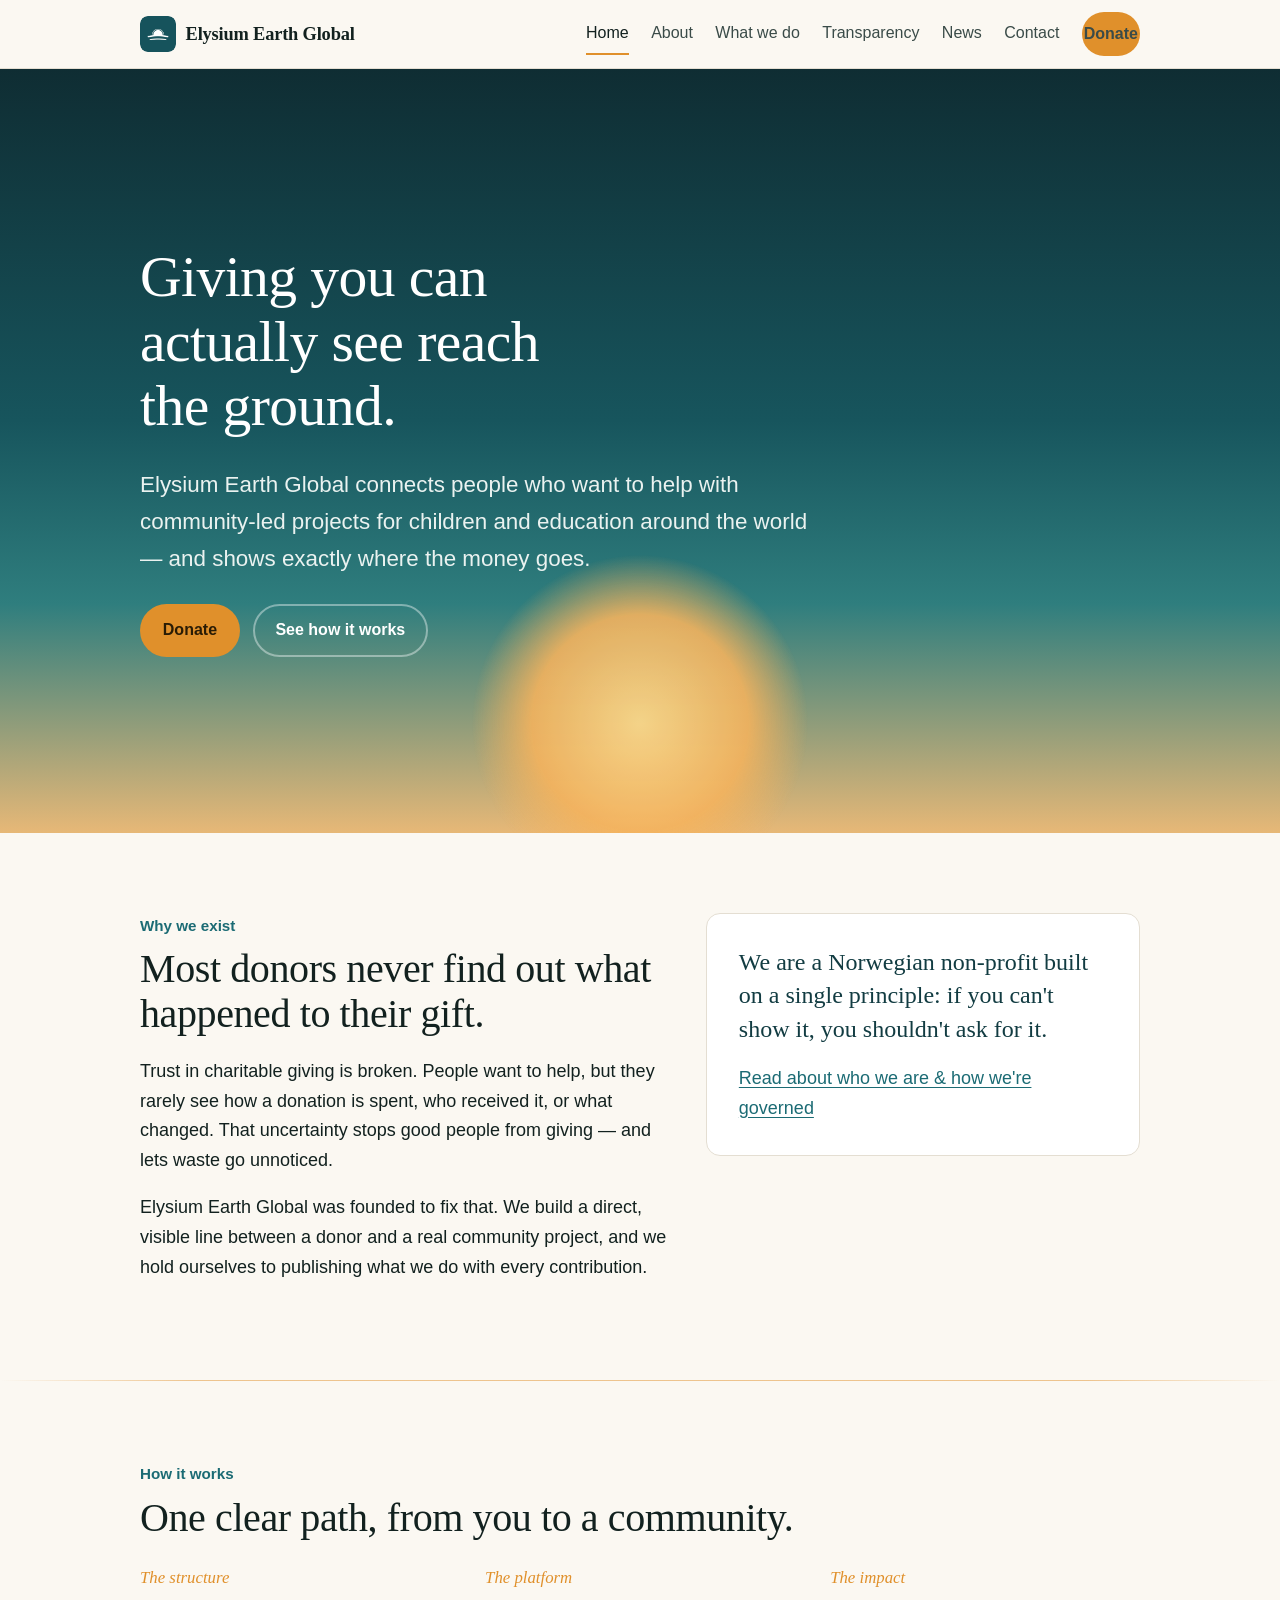
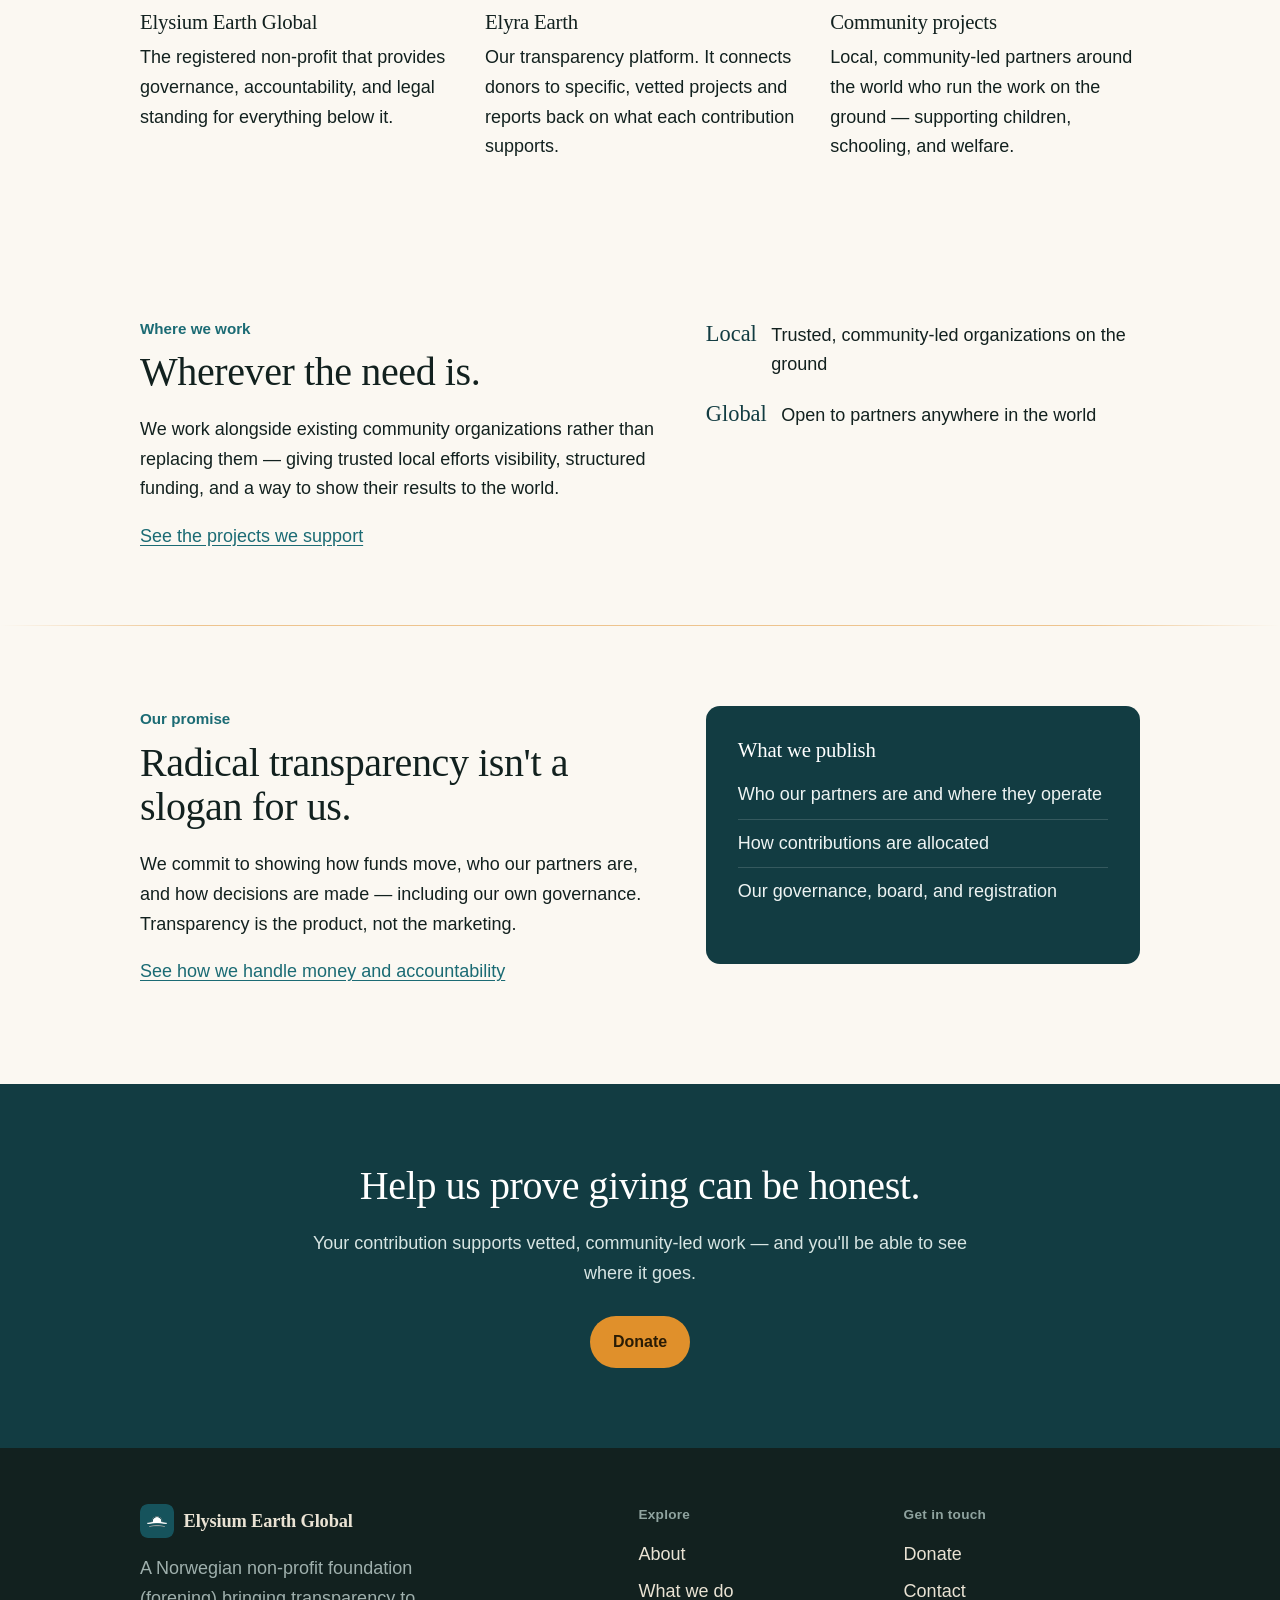
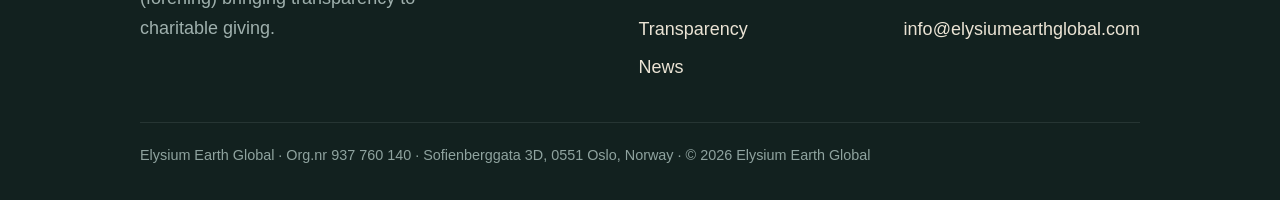
<file: index.html>
<!DOCTYPE html>
<html lang="en">
<head>
<meta charset="utf-8">
<meta name="viewport" content="width=device-width, initial-scale=1">
<title>Elysium Earth Global — Transparent giving that reaches communities</title>
<meta name="description" content="Elysium Earth Global is a Norwegian non-profit bringing radical transparency to charitable giving. We connect donors directly to vetted, community-led projects for children and education around the world.">
<link rel="icon" type="image/png" href="favicon-512.png">
<link rel="apple-touch-icon" href="favicon-180.png">
<link rel="canonical" href="https://elysiumearthglobal.com/">
<meta property="og:title" content="Elysium Earth Global — Transparent giving that reaches communities">
<meta property="og:description" content="Radical transparency for charitable giving. Donate directly to vetted, community-led projects around the world.">
<meta property="og:type" content="website">
<meta property="og:url" content="https://elysiumearthglobal.com/">
<meta property="og:image" content="https://elysiumearthglobal.com/elysium-seal.png">
<link rel="stylesheet" href="styles.css">
</head>
<body>

<header class="site-header">
  <div class="wrap">
    <a class="brand" href="index.html">
      <img class="mark" src="favicon-512.png" alt="" width="36" height="36" style="border-radius:8px">
      <span>Elysium Earth Global</span>
    </a>
    <button class="nav-toggle" aria-expanded="false" aria-controls="nav">Menu</button>
    <nav class="nav" id="nav" aria-label="Primary">
      <a href="index.html" aria-current="page">Home</a>
      <a href="about.html">About</a>
      <a href="what-we-do.html">What we do</a>
      <a href="transparency.html">Transparency</a>
      <a href="news.html">News</a>
      <a href="contact.html">Contact</a>
      <a class="btn btn-donate" href="donate.html">Donate</a>
    </nav>
  </div>
</header>

<main>
  <section class="hero">
    <span class="sun" aria-hidden="true"></span>
    <div class="wrap">
      <h1>Giving you can actually see reach the ground.</h1>
      <p class="lead">Elysium Earth Global connects people who want to help with community-led projects for children and education around the world — and shows exactly where the money goes.</p>
      <div class="hero-cta">
        <a class="btn btn-donate" href="donate.html">Donate</a>
        <a class="btn btn-ghost" href="what-we-do.html" style="color:#fff;border-color:rgba(255,255,255,.4)">See how it works</a>
      </div>
    </div>
  </section>

  <section>
    <div class="wrap grid grid-2">
      <div>
        <p class="eyebrow">Why we exist</p>
        <h2>Most donors never find out what happened to their gift.</h2>
        <p>Trust in charitable giving is broken. People want to help, but they rarely see how a donation is spent, who received it, or what changed. That uncertainty stops good people from giving — and lets waste go unnoticed.</p>
        <p>Elysium Earth Global was founded to fix that. We build a direct, visible line between a donor and a real community project, and we hold ourselves to publishing what we do with every contribution.</p>
      </div>
      <div class="panel">
        <p class="lede">We are a Norwegian non-profit built on a single principle: if you can't show it, you shouldn't ask for it.</p>
        <p style="margin-bottom:0"><a href="about.html">Read about who we are &amp; how we're governed</a></p>
      </div>
    </div>
  </section>

  <hr class="horizon">

  <section>
    <div class="wrap">
      <p class="eyebrow">How it works</p>
      <h2>One clear path, from you to a community.</h2>
      <div class="grid grid-3" style="margin-top:1.5rem">
        <div class="flow">
          <p class="step-label">The structure</p>
          <h3>Elysium Earth Global</h3>
          <p>The registered non-profit that provides governance, accountability, and legal standing for everything below it.</p>
        </div>
        <div class="flow">
          <p class="step-label">The platform</p>
          <h3>Elyra Earth</h3>
          <p>Our transparency platform. It connects donors to specific, vetted projects and reports back on what each contribution supports.</p>
        </div>
        <div class="flow">
          <p class="step-label">The impact</p>
          <h3>Community projects</h3>
          <p>Local, community-led partners around the world who run the work on the ground — supporting children, schooling, and welfare.</p>
        </div>
      </div>
    </div>
  </section>

  <section class="section-tight">
    <div class="wrap grid grid-2">
      <div>
        <p class="eyebrow">Where we work</p>
        <h2>Wherever the need is.</h2>
        <p>We work alongside existing community organizations rather than replacing them — giving trusted local efforts visibility, structured funding, and a way to show their results to the world.</p>
        <p><a href="what-we-do.html">See the projects we support</a></p>
      </div>
      <div>
        <div class="place" style="margin-bottom:1rem"><span class="where">Local</span><span>Trusted, community-led organizations on the ground</span></div>
        <div class="place"><span class="where">Global</span><span>Open to partners anywhere in the world</span></div>
      </div>
    </div>
  </section>

  <hr class="horizon">

  <section>
    <div class="wrap grid grid-2">
      <div>
        <p class="eyebrow">Our promise</p>
        <h2>Radical transparency isn't a slogan for us.</h2>
        <p>We commit to showing how funds move, who our partners are, and how decisions are made — including our own governance. Transparency is the product, not the marketing.</p>
        <p><a href="transparency.html">See how we handle money and accountability</a></p>
      </div>
      <div class="panel panel-teal">
        <h3>What we publish</h3>
        <ul class="clean" style="border:0">
          <li style="border-color:rgba(255,255,255,.15)">Who our partners are and where they operate</li>
          <li style="border-color:rgba(255,255,255,.15)">How contributions are allocated</li>
          <li style="border-color:rgba(255,255,255,.15)">Our governance, board, and registration</li>
        </ul>
      </div>
    </div>
  </section>

  <section class="cta-band">
    <div class="wrap">
      <h2>Help us prove giving can be honest.</h2>
      <p>Your contribution supports vetted, community-led work — and you'll be able to see where it goes.</p>
      <a class="btn btn-donate" href="donate.html">Donate</a>
    </div>
  </section>
</main>

<footer class="site-footer">
  <div class="wrap">
    <div class="footer-grid">
      <div>
        <a class="brand" href="index.html" style="color:#eae3d4">
          <img src="favicon-512.png" alt="" width="34" height="34" style="border-radius:8px">
          <span>Elysium Earth Global</span>
        </a>
        <p style="margin-top:1rem;color:#9fb0ad;max-width:34ch">A Norwegian non-profit foundation (forening) bringing transparency to charitable giving.</p>
      </div>
      <div>
        <h4>Explore</h4>
        <ul>
          <li><a href="about.html">About</a></li>
          <li><a href="what-we-do.html">What we do</a></li>
          <li><a href="transparency.html">Transparency</a></li>
          <li><a href="news.html">News</a></li>
        </ul>
      </div>
      <div>
        <h4>Get in touch</h4>
        <ul>
          <li><a href="donate.html">Donate</a></li>
          <li><a href="contact.html">Contact</a></li>
          <li><a href="mailto:info@elysiumearthglobal.com">info@elysiumearthglobal.com</a></li>
        </ul>
      </div>
    </div>
    <div class="footer-note">
      Elysium Earth Global · Org.nr 937 760 140 · Sofienberggata 3D, 0551 Oslo, Norway · © <span id="yr"></span> Elysium Earth Global
    </div>
  </div>
</footer>

<script>
  document.querySelector('.nav-toggle').addEventListener('click', function(){
    var nav = document.getElementById('nav');
    var open = nav.classList.toggle('open');
    this.setAttribute('aria-expanded', open);
  });
  document.getElementById('yr').textContent = new Date().getFullYear();
</script>
</body>
</html>
</file>
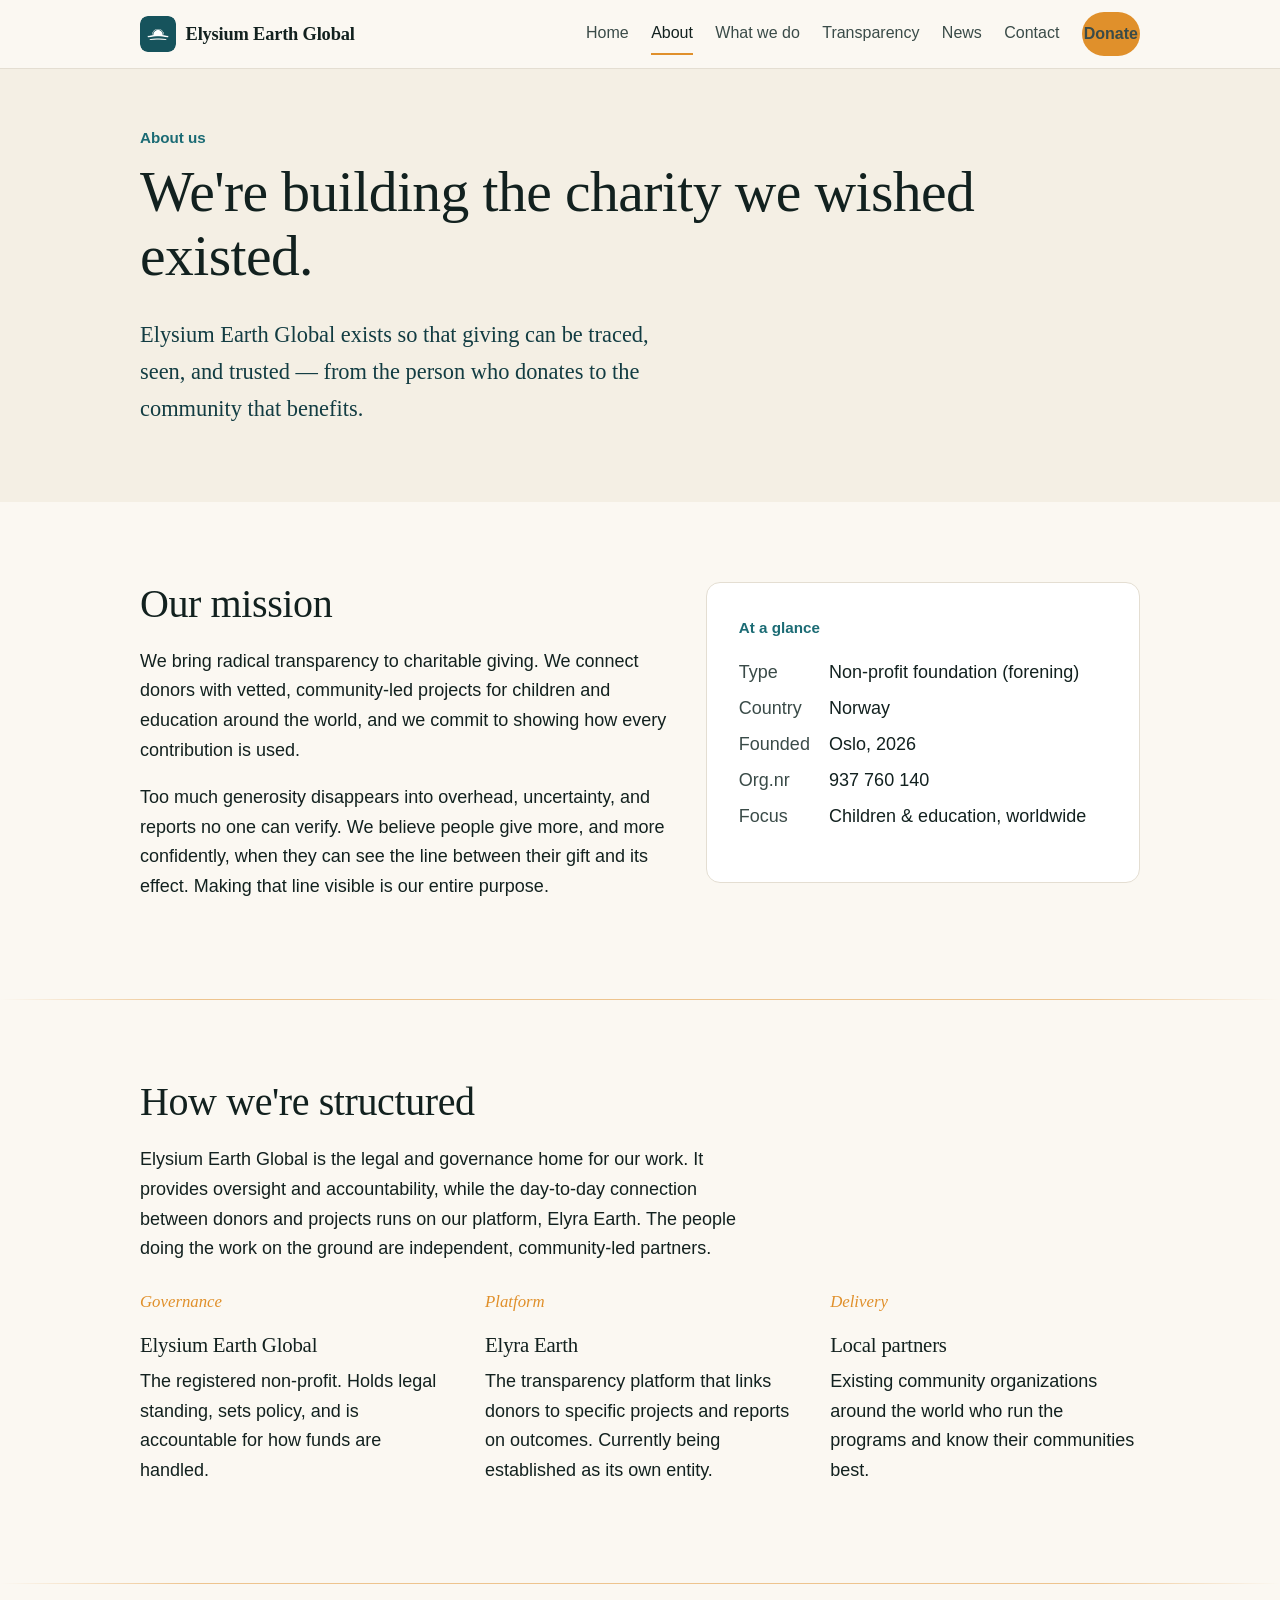
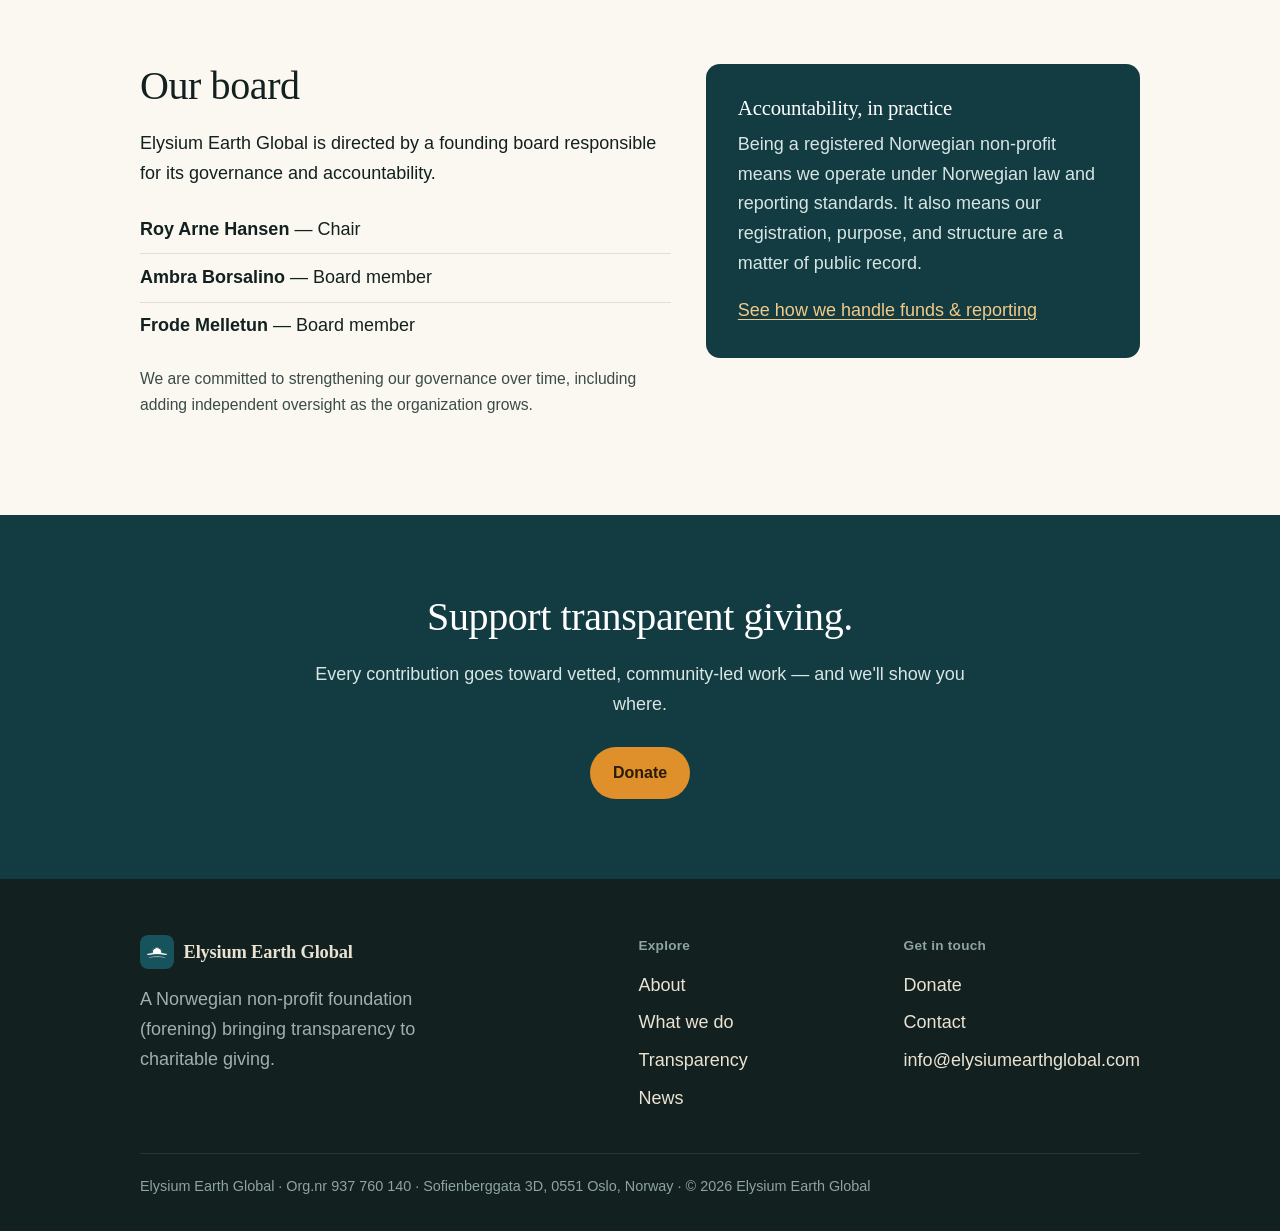
<file: about (1).html>
<!DOCTYPE html>
<html lang="en">
<head>
<meta charset="utf-8">
<meta name="viewport" content="width=device-width, initial-scale=1">
<title>About — Elysium Earth Global</title>
<meta name="description" content="Elysium Earth Global is a Norwegian non-profit foundation (forening) founded in Oslo in 2026. Learn about our mission, structure, governance, and board.">
<link rel="icon" type="image/png" href="favicon-512.png">
<link rel="apple-touch-icon" href="favicon-180.png">
<link rel="canonical" href="https://elysiumearthglobal.com/about.html">
<meta property="og:title" content="About — Elysium Earth Global">
<meta property="og:description" content="A Norwegian non-profit bringing radical transparency to charitable giving.">
<meta property="og:image" content="https://elysiumearthglobal.com/elysium-seal.png">
<link rel="stylesheet" href="styles.css">
</head>
<body>

<header class="site-header">
  <div class="wrap">
    <a class="brand" href="index.html">
      <img class="mark" src="favicon-512.png" alt="" width="36" height="36" style="border-radius:8px">
      <span>Elysium Earth Global</span>
    </a>
    <button class="nav-toggle" aria-expanded="false" aria-controls="nav">Menu</button>
    <nav class="nav" id="nav" aria-label="Primary">
      <a href="index.html">Home</a>
      <a href="about.html" aria-current="page">About</a>
      <a href="what-we-do.html">What we do</a>
      <a href="transparency.html">Transparency</a>
      <a href="news.html">News</a>
      <a href="contact.html">Contact</a>
      <a class="btn btn-donate" href="donate.html">Donate</a>
    </nav>
  </div>
</header>

<main>
  <section class="section-tight" style="background:var(--paper-2)">
    <div class="wrap">
      <p class="eyebrow">About us</p>
      <h1>We're building the charity we wished existed.</h1>
      <p class="lead" style="font-family:var(--serif);color:var(--teal-deep);font-size:1.4rem;max-width:48ch">Elysium Earth Global exists so that giving can be traced, seen, and trusted — from the person who donates to the community that benefits.</p>
    </div>
  </section>

  <section>
    <div class="wrap grid grid-2">
      <div>
        <h2>Our mission</h2>
        <p>We bring radical transparency to charitable giving. We connect donors with vetted, community-led projects for children and education around the world, and we commit to showing how every contribution is used.</p>
        <p>Too much generosity disappears into overhead, uncertainty, and reports no one can verify. We believe people give more, and more confidently, when they can see the line between their gift and its effect. Making that line visible is our entire purpose.</p>
      </div>
      <div class="panel">
        <p class="eyebrow">At a glance</p>
        <dl class="kv">
          <dt>Type</dt><dd>Non-profit foundation (forening)</dd>
          <dt>Country</dt><dd>Norway</dd>
          <dt>Founded</dt><dd>Oslo, 2026</dd>
          <dt>Org.nr</dt><dd>937 760 140</dd>
          <dt>Focus</dt><dd>Children &amp; education, worldwide</dd>
        </dl>
      </div>
    </div>
  </section>

  <hr class="horizon">

  <section>
    <div class="wrap">
      <h2>How we're structured</h2>
      <p style="max-width:60ch">Elysium Earth Global is the legal and governance home for our work. It provides oversight and accountability, while the day-to-day connection between donors and projects runs on our platform, Elyra Earth. The people doing the work on the ground are independent, community-led partners.</p>
      <div class="grid grid-3" style="margin-top:1.5rem">
        <div class="flow">
          <p class="step-label">Governance</p>
          <h3>Elysium Earth Global</h3>
          <p>The registered non-profit. Holds legal standing, sets policy, and is accountable for how funds are handled.</p>
        </div>
        <div class="flow">
          <p class="step-label">Platform</p>
          <h3>Elyra Earth</h3>
          <p>The transparency platform that links donors to specific projects and reports on outcomes. Currently being established as its own entity.</p>
        </div>
        <div class="flow">
          <p class="step-label">Delivery</p>
          <h3>Local partners</h3>
          <p>Existing community organizations around the world who run the programs and know their communities best.</p>
        </div>
      </div>
    </div>
  </section>

  <hr class="horizon">

  <section>
    <div class="wrap grid grid-2">
      <div>
        <h2>Our board</h2>
        <p>Elysium Earth Global is directed by a founding board responsible for its governance and accountability.</p>
        <ul class="clean">
          <li><strong>Roy Arne Hansen</strong> — Chair</li>
          <li><strong>Ambra Borsalino</strong> — Board member</li>
          <li><strong>Frode Melletun</strong> — Board member</li>
        </ul>
        <p style="font-size:0.98rem;color:var(--ink-soft)">We are committed to strengthening our governance over time, including adding independent oversight as the organization grows.</p>
      </div>
      <div class="panel panel-teal">
        <h3>Accountability, in practice</h3>
        <p>Being a registered Norwegian non-profit means we operate under Norwegian law and reporting standards. It also means our registration, purpose, and structure are a matter of public record.</p>
        <p style="margin-bottom:0"><a href="transparency.html">See how we handle funds &amp; reporting</a></p>
      </div>
    </div>
  </section>

  <section class="cta-band">
    <div class="wrap">
      <h2>Support transparent giving.</h2>
      <p>Every contribution goes toward vetted, community-led work — and we'll show you where.</p>
      <a class="btn btn-donate" href="donate.html">Donate</a>
    </div>
  </section>
</main>

<footer class="site-footer">
  <div class="wrap">
    <div class="footer-grid">
      <div>
        <a class="brand" href="index.html" style="color:#eae3d4">
          <img src="favicon-512.png" alt="" width="34" height="34" style="border-radius:8px">
          <span>Elysium Earth Global</span>
        </a>
        <p style="margin-top:1rem;color:#9fb0ad;max-width:34ch">A Norwegian non-profit foundation (forening) bringing transparency to charitable giving.</p>
      </div>
      <div>
        <h4>Explore</h4>
        <ul>
          <li><a href="about.html">About</a></li>
          <li><a href="what-we-do.html">What we do</a></li>
          <li><a href="transparency.html">Transparency</a></li>
          <li><a href="news.html">News</a></li>
        </ul>
      </div>
      <div>
        <h4>Get in touch</h4>
        <ul>
          <li><a href="donate.html">Donate</a></li>
          <li><a href="contact.html">Contact</a></li>
          <li><a href="mailto:info@elysiumearthglobal.com">info@elysiumearthglobal.com</a></li>
        </ul>
      </div>
    </div>
    <div class="footer-note">
      Elysium Earth Global · Org.nr 937 760 140 · Sofienberggata 3D, 0551 Oslo, Norway · © <span id="yr"></span> Elysium Earth Global
    </div>
  </div>
</footer>

<script>
  document.querySelector('.nav-toggle').addEventListener('click', function(){
    var nav = document.getElementById('nav');
    var open = nav.classList.toggle('open');
    this.setAttribute('aria-expanded', open);
  });
  document.getElementById('yr').textContent = new Date().getFullYear();
</script>
</body>
</html>
</file>
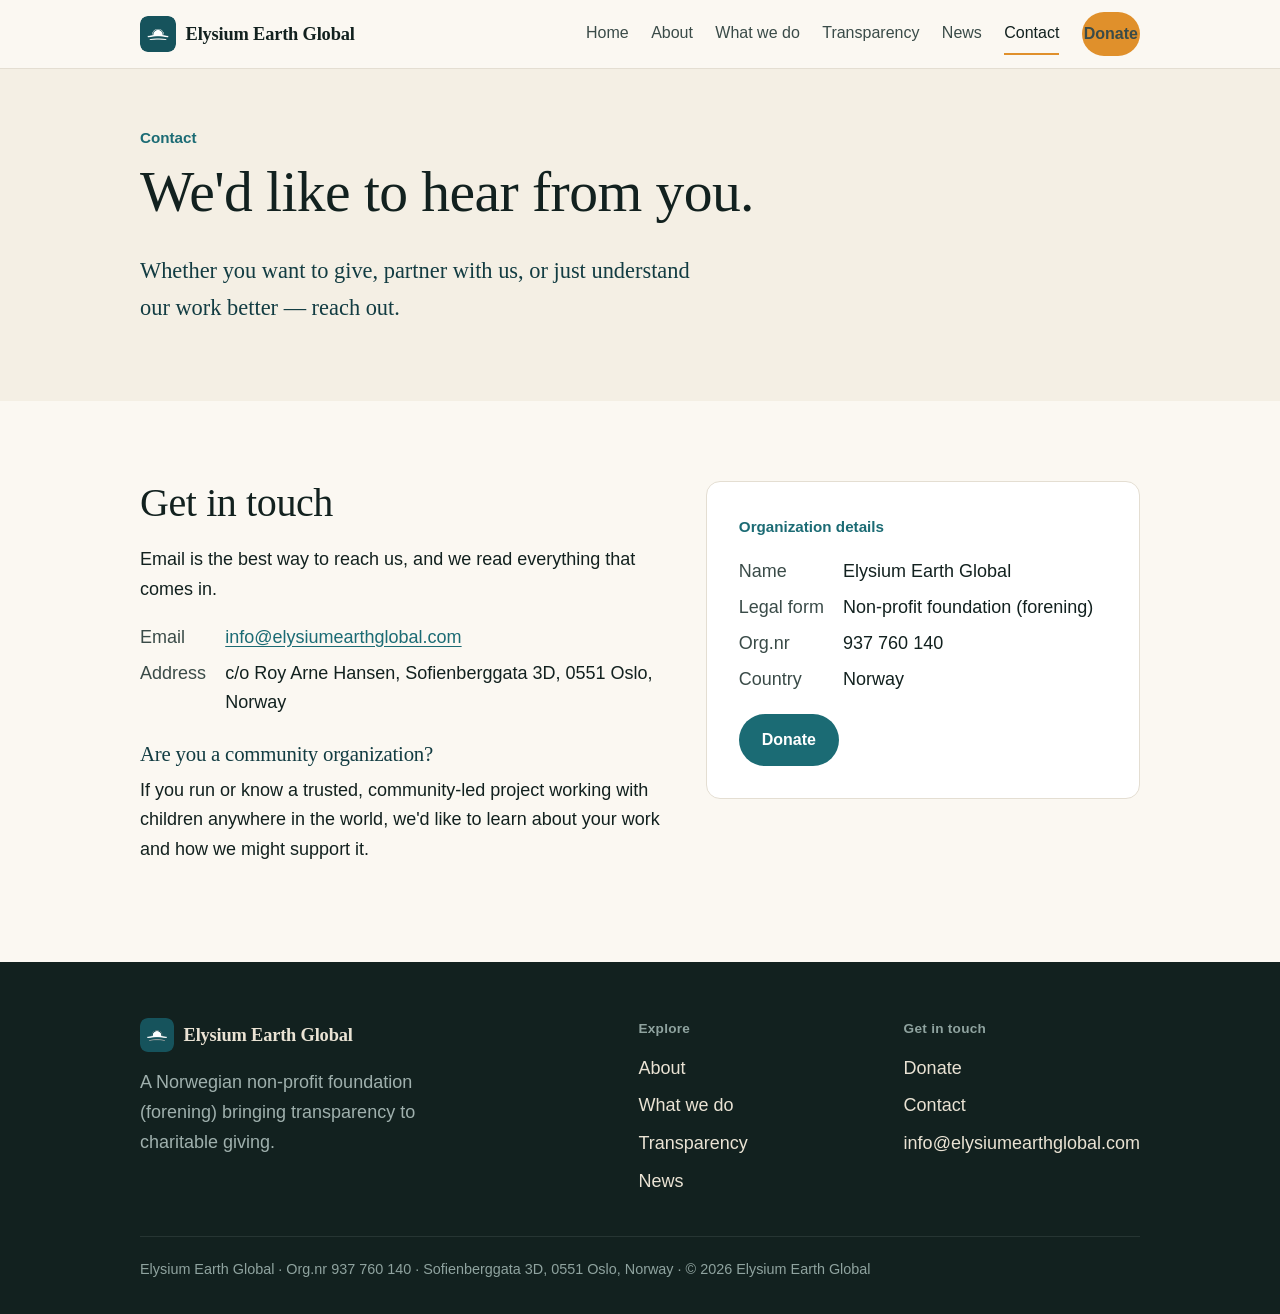
<file: contact (1).html>
<!DOCTYPE html>
<html lang="en">
<head>
<meta charset="utf-8">
<meta name="viewport" content="width=device-width, initial-scale=1">
<title>Contact — Elysium Earth Global</title>
<meta name="description" content="Get in touch with Elysium Earth Global. Contact us about donating, partnering, or our work with children and education around the world.">
<link rel="icon" type="image/png" href="favicon-512.png">
<link rel="apple-touch-icon" href="favicon-180.png">
<link rel="canonical" href="https://elysiumearthglobal.com/contact.html">
<meta property="og:title" content="Contact — Elysium Earth Global">
<meta property="og:description" content="Get in touch with Elysium Earth Global.">
<meta property="og:image" content="https://elysiumearthglobal.com/elysium-seal.png">
<link rel="stylesheet" href="styles.css">
</head>
<body>

<header class="site-header">
  <div class="wrap">
    <a class="brand" href="index.html">
      <img class="mark" src="favicon-512.png" alt="" width="36" height="36" style="border-radius:8px">
      <span>Elysium Earth Global</span>
    </a>
    <button class="nav-toggle" aria-expanded="false" aria-controls="nav">Menu</button>
    <nav class="nav" id="nav" aria-label="Primary">
      <a href="index.html">Home</a>
      <a href="about.html">About</a>
      <a href="what-we-do.html">What we do</a>
      <a href="transparency.html">Transparency</a>
      <a href="news.html">News</a>
      <a href="contact.html" aria-current="page">Contact</a>
      <a class="btn btn-donate" href="donate.html">Donate</a>
    </nav>
  </div>
</header>

<main>
  <section class="section-tight" style="background:var(--paper-2)">
    <div class="wrap">
      <p class="eyebrow">Contact</p>
      <h1>We'd like to hear from you.</h1>
      <p class="lead" style="font-family:var(--serif);color:var(--teal-deep);font-size:1.4rem;max-width:50ch">Whether you want to give, partner with us, or just understand our work better — reach out.</p>
    </div>
  </section>

  <section>
    <div class="wrap grid grid-2">
      <div>
        <h2>Get in touch</h2>
        <p>Email is the best way to reach us, and we read everything that comes in.</p>
        <dl class="kv" style="margin-bottom:1.5rem">
          <dt>Email</dt><dd><a href="mailto:info@elysiumearthglobal.com">info@elysiumearthglobal.com</a></dd>
          <dt>Address</dt><dd>c/o Roy Arne Hansen, Sofienberggata 3D, 0551 Oslo, Norway</dd>
        </dl>
        <h3 style="color:var(--teal-deep)">Are you a community organization?</h3>
        <p>If you run or know a trusted, community-led project working with children anywhere in the world, we'd like to learn about your work and how we might support it.</p>
      </div>
      <div class="panel">
        <p class="eyebrow">Organization details</p>
        <dl class="kv">
          <dt>Name</dt><dd>Elysium Earth Global</dd>
          <dt>Legal form</dt><dd>Non-profit foundation (forening)</dd>
          <dt>Org.nr</dt><dd>937 760 140</dd>
          <dt>Country</dt><dd>Norway</dd>
        </dl>
        <p style="margin:1.2rem 0 0"><a class="btn btn-primary" href="donate.html">Donate</a></p>
      </div>
    </div>
  </section>
</main>

<footer class="site-footer">
  <div class="wrap">
    <div class="footer-grid">
      <div>
        <a class="brand" href="index.html" style="color:#eae3d4">
          <img src="favicon-512.png" alt="" width="34" height="34" style="border-radius:8px">
          <span>Elysium Earth Global</span>
        </a>
        <p style="margin-top:1rem;color:#9fb0ad;max-width:34ch">A Norwegian non-profit foundation (forening) bringing transparency to charitable giving.</p>
      </div>
      <div>
        <h4>Explore</h4>
        <ul>
          <li><a href="about.html">About</a></li>
          <li><a href="what-we-do.html">What we do</a></li>
          <li><a href="transparency.html">Transparency</a></li>
          <li><a href="news.html">News</a></li>
        </ul>
      </div>
      <div>
        <h4>Get in touch</h4>
        <ul>
          <li><a href="donate.html">Donate</a></li>
          <li><a href="contact.html">Contact</a></li>
          <li><a href="mailto:info@elysiumearthglobal.com">info@elysiumearthglobal.com</a></li>
        </ul>
      </div>
    </div>
    <div class="footer-note">
      Elysium Earth Global · Org.nr 937 760 140 · Sofienberggata 3D, 0551 Oslo, Norway · © <span id="yr"></span> Elysium Earth Global
    </div>
  </div>
</footer>

<script>
  document.querySelector('.nav-toggle').addEventListener('click', function(){
    var nav = document.getElementById('nav');
    var open = nav.classList.toggle('open');
    this.setAttribute('aria-expanded', open);
  });
  document.getElementById('yr').textContent = new Date().getFullYear();
</script>
</body>
</html>
</file>
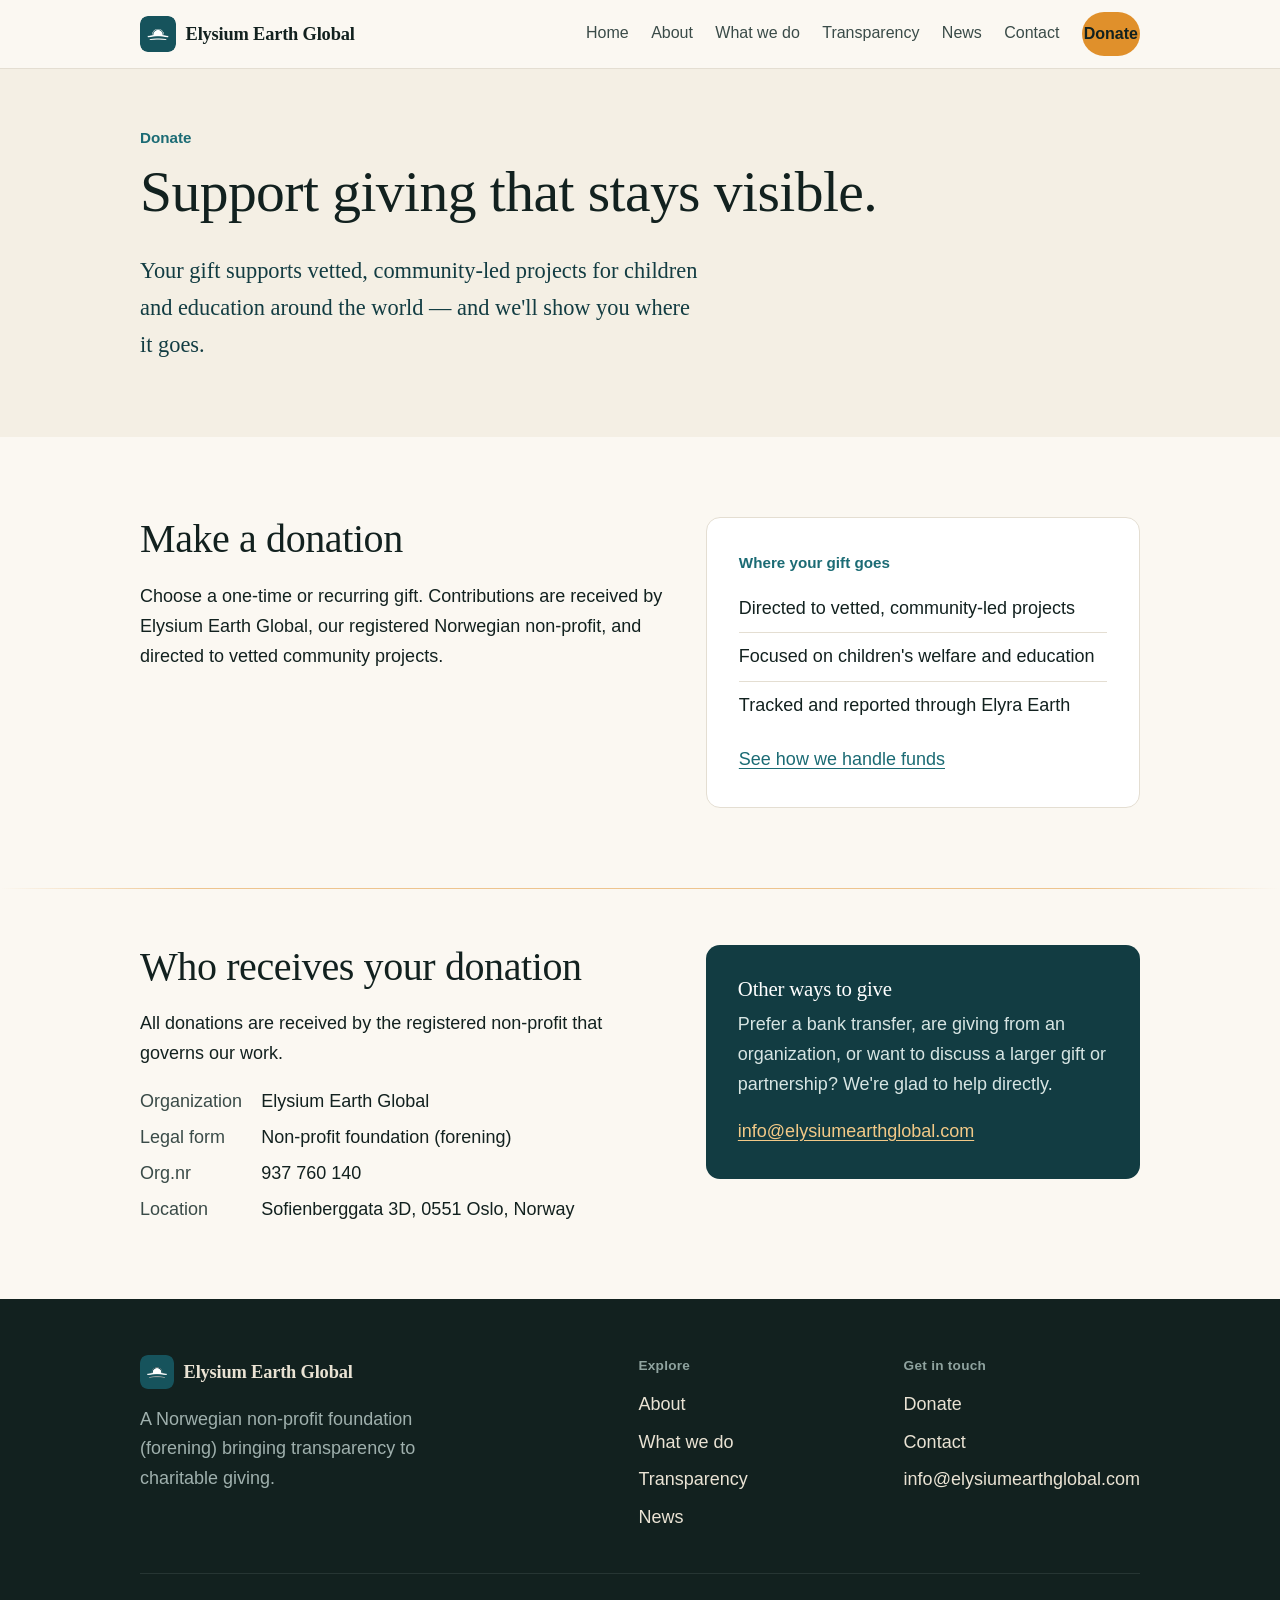
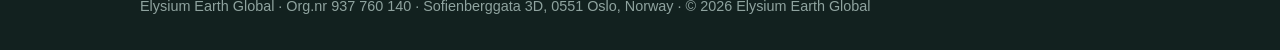
<file: donate (2).html>
<!DOCTYPE html>
<html lang="en">
<head>
<meta charset="utf-8">
<meta name="viewport" content="width=device-width, initial-scale=1">
<title>Donate — Elysium Earth Global</title>
<meta name="description" content="Donate to Elysium Earth Global, a registered Norwegian non-profit. Your contribution supports vetted, community-led projects for children and education around the world.">
<link rel="icon" type="image/png" href="favicon-512.png">
<link rel="apple-touch-icon" href="favicon-180.png">
<link rel="canonical" href="https://elysiumearthglobal.com/donate.html">
<meta property="og:title" content="Donate — Elysium Earth Global">
<meta property="og:description" content="Support vetted, community-led projects for children and education around the world.">
<meta property="og:image" content="https://elysiumearthglobal.com/elysium-seal.png">
<link rel="stylesheet" href="styles.css">
</head>
<body>

<header class="site-header">
  <div class="wrap">
    <a class="brand" href="index.html">
      <img class="mark" src="favicon-512.png" alt="" width="36" height="36" style="border-radius:8px">
      <span>Elysium Earth Global</span>
    </a>
    <button class="nav-toggle" aria-expanded="false" aria-controls="nav">Menu</button>
    <nav class="nav" id="nav" aria-label="Primary">
      <a href="index.html">Home</a>
      <a href="about.html">About</a>
      <a href="what-we-do.html">What we do</a>
      <a href="transparency.html">Transparency</a>
      <a href="news.html">News</a>
      <a href="contact.html">Contact</a>
      <a class="btn btn-donate" href="donate.html" aria-current="page">Donate</a>
    </nav>
  </div>
</header>

<main>
  <section class="section-tight" style="background:var(--paper-2)">
    <div class="wrap">
      <p class="eyebrow">Donate</p>
      <h1>Support giving that stays visible.</h1>
      <p class="lead" style="font-family:var(--serif);color:var(--teal-deep);font-size:1.4rem;max-width:50ch">Your gift supports vetted, community-led projects for children and education around the world — and we'll show you where it goes.</p>
    </div>
  </section>

  <section>
    <div class="wrap grid grid-2">
      <div>
        <h2>Make a donation</h2>
        <p>Choose a one-time or recurring gift. Contributions are received by Elysium Earth Global, our registered Norwegian non-profit, and directed to vetted community projects.</p>

        <div style="max-width:540px">
          <script type="module" src="https://donorbox.org/widgets.js" async></script>
          <dbox-widget campaign="support-elysium-earth-global" type="donation_form" enable-auto-scroll="true"></dbox-widget>
        </div>
      </div>

      <div class="panel">
        <p class="eyebrow">Where your gift goes</p>
        <ul class="clean">
          <li>Directed to vetted, community-led projects</li>
          <li>Focused on children's welfare and education</li>
          <li>Tracked and reported through Elyra Earth</li>
        </ul>
        <p style="margin:1rem 0 0"><a href="transparency.html">See how we handle funds</a></p>
      </div>
    </div>
  </section>

  <hr class="horizon">

  <section class="section-tight">
    <div class="wrap grid grid-2">
      <div>
        <h2>Who receives your donation</h2>
        <p>All donations are received by the registered non-profit that governs our work.</p>
        <dl class="kv">
          <dt>Organization</dt><dd>Elysium Earth Global</dd>
          <dt>Legal form</dt><dd>Non-profit foundation (forening)</dd>
          <dt>Org.nr</dt><dd>937 760 140</dd>
          <dt>Location</dt><dd>Sofienberggata 3D, 0551 Oslo, Norway</dd>
        </dl>
      </div>
      <div class="panel panel-teal">
        <h3>Other ways to give</h3>
        <p>Prefer a bank transfer, are giving from an organization, or want to discuss a larger gift or partnership? We're glad to help directly.</p>
        <p style="margin-bottom:0"><a href="mailto:info@elysiumearthglobal.com">info@elysiumearthglobal.com</a></p>
      </div>
    </div>
  </section>
</main>

<footer class="site-footer">
  <div class="wrap">
    <div class="footer-grid">
      <div>
        <a class="brand" href="index.html" style="color:#eae3d4">
          <img src="favicon-512.png" alt="" width="34" height="34" style="border-radius:8px">
          <span>Elysium Earth Global</span>
        </a>
        <p style="margin-top:1rem;color:#9fb0ad;max-width:34ch">A Norwegian non-profit foundation (forening) bringing transparency to charitable giving.</p>
      </div>
      <div>
        <h4>Explore</h4>
        <ul>
          <li><a href="about.html">About</a></li>
          <li><a href="what-we-do.html">What we do</a></li>
          <li><a href="transparency.html">Transparency</a></li>
          <li><a href="news.html">News</a></li>
        </ul>
      </div>
      <div>
        <h4>Get in touch</h4>
        <ul>
          <li><a href="donate.html">Donate</a></li>
          <li><a href="contact.html">Contact</a></li>
          <li><a href="mailto:info@elysiumearthglobal.com">info@elysiumearthglobal.com</a></li>
        </ul>
      </div>
    </div>
    <div class="footer-note">
      Elysium Earth Global · Org.nr 937 760 140 · Sofienberggata 3D, 0551 Oslo, Norway · © <span id="yr"></span> Elysium Earth Global
    </div>
  </div>
</footer>

<script>
  document.querySelector('.nav-toggle').addEventListener('click', function(){
    var nav = document.getElementById('nav');
    var open = nav.classList.toggle('open');
    this.setAttribute('aria-expanded', open);
  });
  document.getElementById('yr').textContent = new Date().getFullYear();
</script>
</body>
</html>
</file>
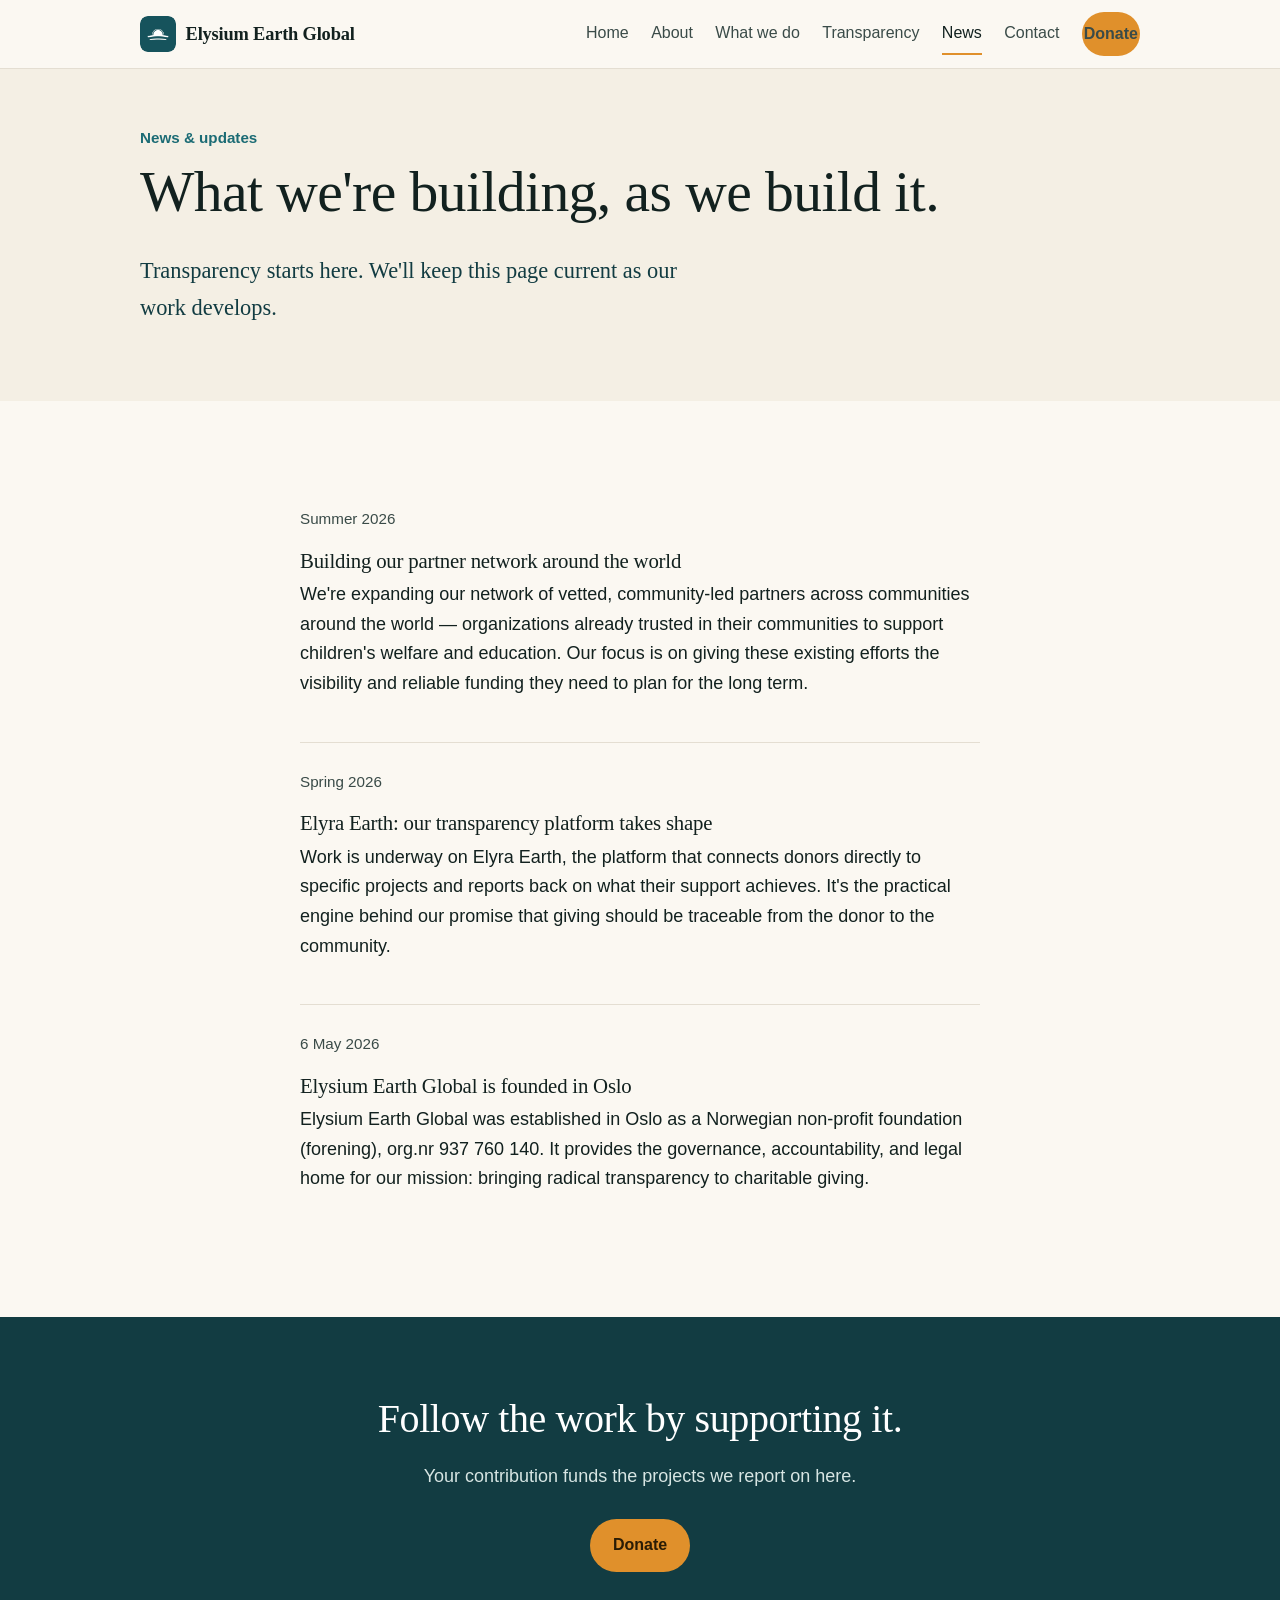
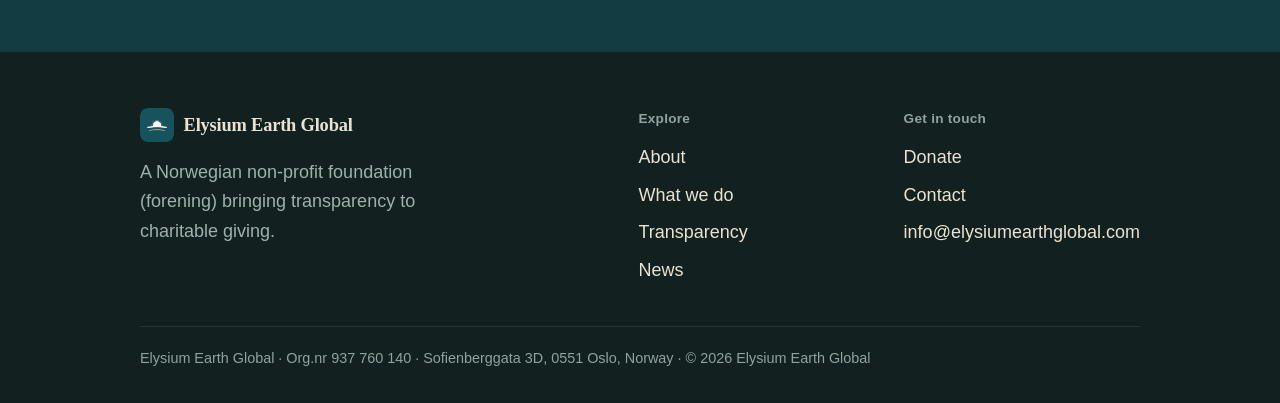
<file: news (1).html>
<!DOCTYPE html>
<html lang="en">
<head>
<meta charset="utf-8">
<meta name="viewport" content="width=device-width, initial-scale=1">
<title>News — Elysium Earth Global</title>
<meta name="description" content="Updates from Elysium Earth Global: our founding, our partners around the world, and the launch of the Elyra Earth transparency platform.">
<link rel="icon" type="image/png" href="favicon-512.png">
<link rel="apple-touch-icon" href="favicon-180.png">
<link rel="canonical" href="https://elysiumearthglobal.com/news.html">
<meta property="og:title" content="News — Elysium Earth Global">
<meta property="og:description" content="Updates from Elysium Earth Global.">
<meta property="og:image" content="https://elysiumearthglobal.com/elysium-seal.png">
<link rel="stylesheet" href="styles.css">
</head>
<body>

<header class="site-header">
  <div class="wrap">
    <a class="brand" href="index.html">
      <img class="mark" src="favicon-512.png" alt="" width="36" height="36" style="border-radius:8px">
      <span>Elysium Earth Global</span>
    </a>
    <button class="nav-toggle" aria-expanded="false" aria-controls="nav">Menu</button>
    <nav class="nav" id="nav" aria-label="Primary">
      <a href="index.html">Home</a>
      <a href="about.html">About</a>
      <a href="what-we-do.html">What we do</a>
      <a href="transparency.html">Transparency</a>
      <a href="news.html" aria-current="page">News</a>
      <a href="contact.html">Contact</a>
      <a class="btn btn-donate" href="donate.html">Donate</a>
    </nav>
  </div>
</header>

<main>
  <section class="section-tight" style="background:var(--paper-2)">
    <div class="wrap">
      <p class="eyebrow">News &amp; updates</p>
      <h1>What we're building, as we build it.</h1>
      <p class="lead" style="font-family:var(--serif);color:var(--teal-deep);font-size:1.4rem;max-width:50ch">Transparency starts here. We'll keep this page current as our work develops.</p>
    </div>
  </section>

  <section>
    <div class="wrap" style="max-width:760px;margin:0 auto">
      <!-- EDITOR NOTE (Ambra): keep this page fresh — Ad Grants rewards recently updated content.
           Add a new entry whenever something happens (a partner joins, a milestone, a report).
           Copy one <article class="post"> block, change the date, heading, and text. Newest on top. -->

      <article class="post">
        <p class="date">Summer 2026</p>
        <h3>Building our partner network around the world</h3>
        <p>We're expanding our network of vetted, community-led partners across communities around the world — organizations already trusted in their communities to support children's welfare and education. Our focus is on giving these existing efforts the visibility and reliable funding they need to plan for the long term.</p>
      </article>

      <article class="post">
        <p class="date">Spring 2026</p>
        <h3>Elyra Earth: our transparency platform takes shape</h3>
        <p>Work is underway on Elyra Earth, the platform that connects donors directly to specific projects and reports back on what their support achieves. It's the practical engine behind our promise that giving should be traceable from the donor to the community.</p>
      </article>

      <article class="post">
        <p class="date">6 May 2026</p>
        <h3>Elysium Earth Global is founded in Oslo</h3>
        <p>Elysium Earth Global was established in Oslo as a Norwegian non-profit foundation (forening), org.nr 937 760 140. It provides the governance, accountability, and legal home for our mission: bringing radical transparency to charitable giving.</p>
      </article>
    </div>
  </section>

  <section class="cta-band">
    <div class="wrap">
      <h2>Follow the work by supporting it.</h2>
      <p>Your contribution funds the projects we report on here.</p>
      <a class="btn btn-donate" href="donate.html">Donate</a>
    </div>
  </section>
</main>

<footer class="site-footer">
  <div class="wrap">
    <div class="footer-grid">
      <div>
        <a class="brand" href="index.html" style="color:#eae3d4">
          <img src="favicon-512.png" alt="" width="34" height="34" style="border-radius:8px">
          <span>Elysium Earth Global</span>
        </a>
        <p style="margin-top:1rem;color:#9fb0ad;max-width:34ch">A Norwegian non-profit foundation (forening) bringing transparency to charitable giving.</p>
      </div>
      <div>
        <h4>Explore</h4>
        <ul>
          <li><a href="about.html">About</a></li>
          <li><a href="what-we-do.html">What we do</a></li>
          <li><a href="transparency.html">Transparency</a></li>
          <li><a href="news.html">News</a></li>
        </ul>
      </div>
      <div>
        <h4>Get in touch</h4>
        <ul>
          <li><a href="donate.html">Donate</a></li>
          <li><a href="contact.html">Contact</a></li>
          <li><a href="mailto:info@elysiumearthglobal.com">info@elysiumearthglobal.com</a></li>
        </ul>
      </div>
    </div>
    <div class="footer-note">
      Elysium Earth Global · Org.nr 937 760 140 · Sofienberggata 3D, 0551 Oslo, Norway · © <span id="yr"></span> Elysium Earth Global
    </div>
  </div>
</footer>

<script>
  document.querySelector('.nav-toggle').addEventListener('click', function(){
    var nav = document.getElementById('nav');
    var open = nav.classList.toggle('open');
    this.setAttribute('aria-expanded', open);
  });
  document.getElementById('yr').textContent = new Date().getFullYear();
</script>
</body>
</html>
</file>
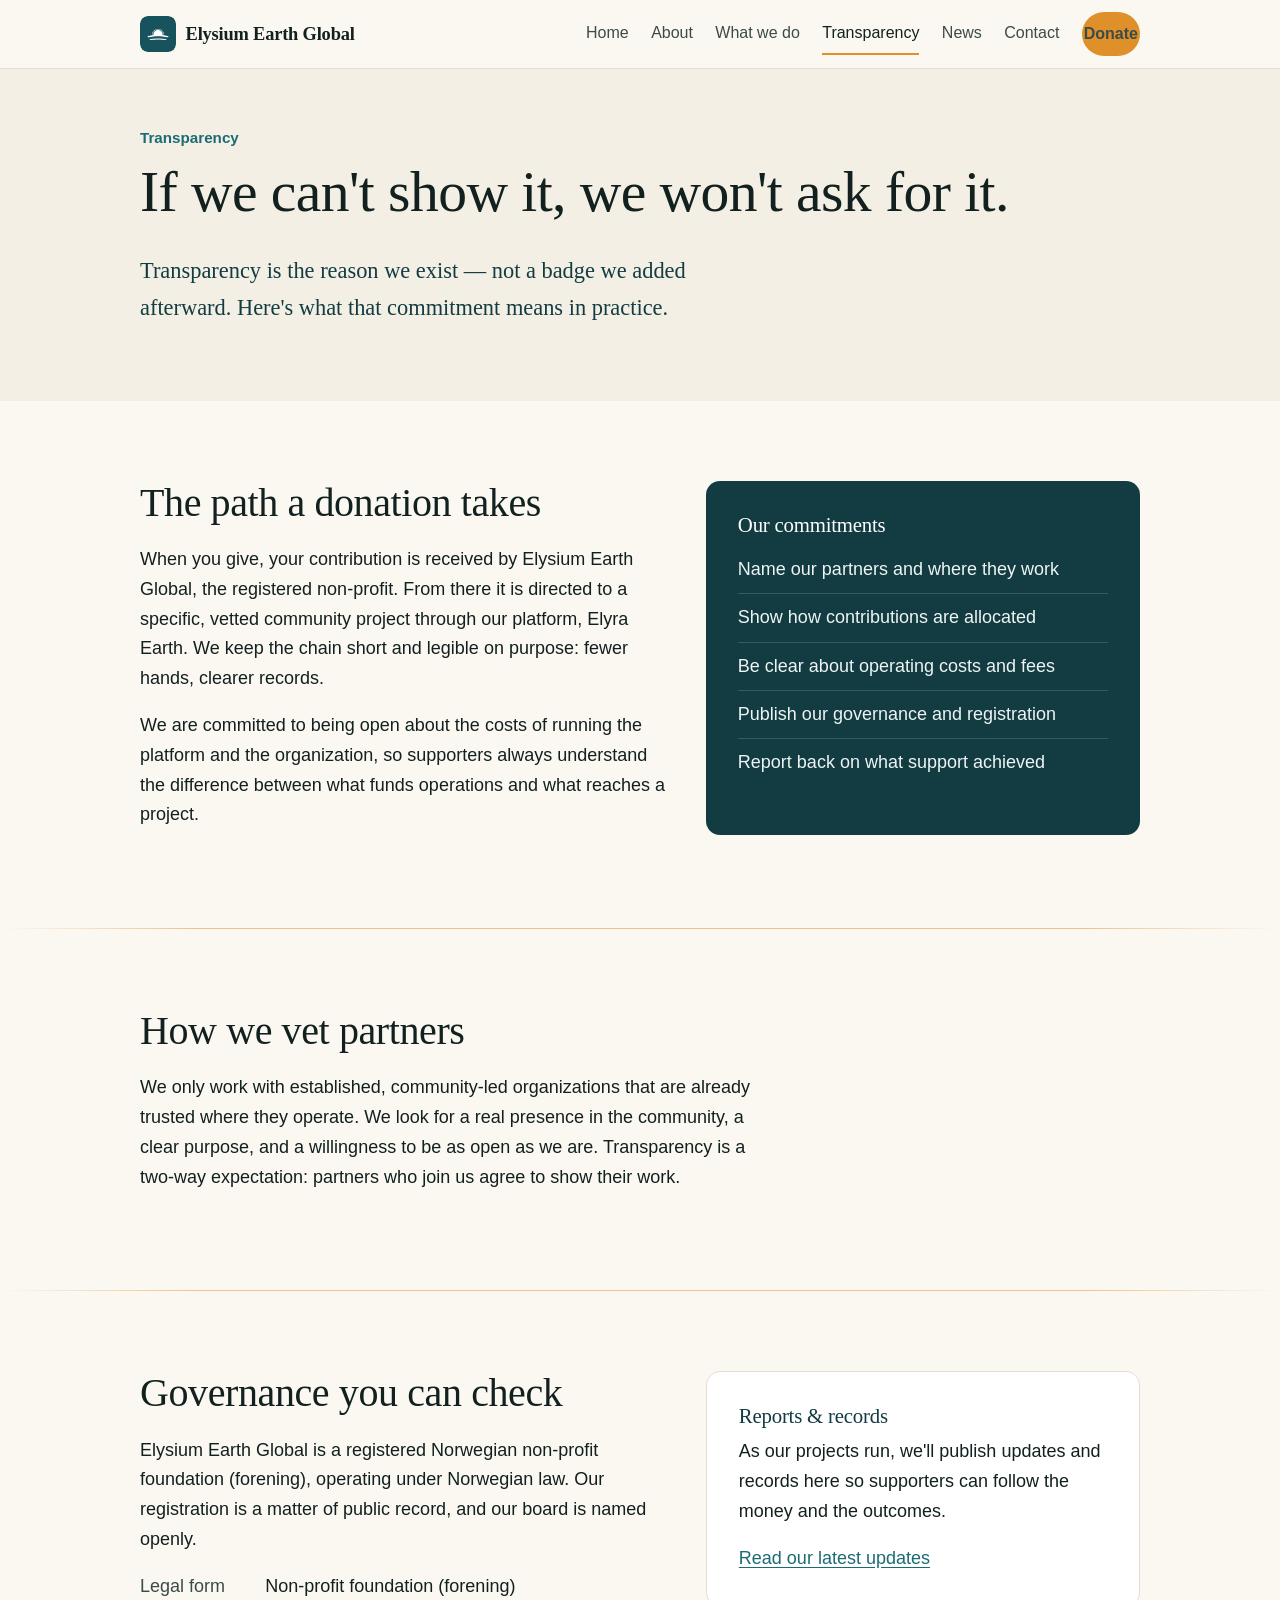
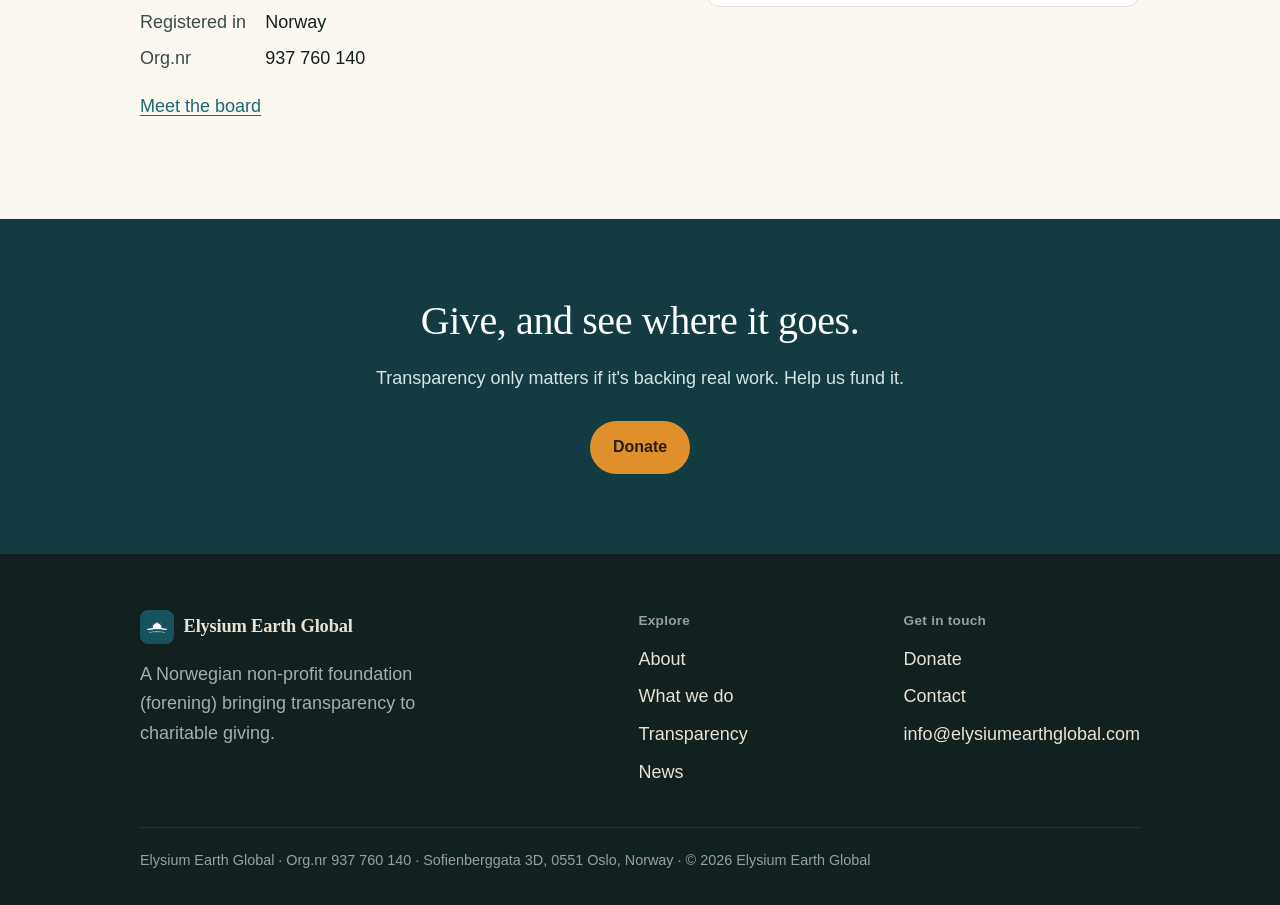
<file: transparency (1).html>
<!DOCTYPE html>
<html lang="en">
<head>
<meta charset="utf-8">
<meta name="viewport" content="width=device-width, initial-scale=1">
<title>Transparency — Elysium Earth Global</title>
<meta name="description" content="Transparency is our product, not our marketing. How Elysium Earth Global handles funds, chooses partners, and reports on where donations go.">
<link rel="icon" type="image/png" href="favicon-512.png">
<link rel="apple-touch-icon" href="favicon-180.png">
<link rel="canonical" href="https://elysiumearthglobal.com/transparency.html">
<meta property="og:title" content="Transparency — Elysium Earth Global">
<meta property="og:description" content="How we handle funds, choose partners, and report on where donations go.">
<meta property="og:image" content="https://elysiumearthglobal.com/elysium-seal.png">
<link rel="stylesheet" href="styles.css">
</head>
<body>

<header class="site-header">
  <div class="wrap">
    <a class="brand" href="index.html">
      <img class="mark" src="favicon-512.png" alt="" width="36" height="36" style="border-radius:8px">
      <span>Elysium Earth Global</span>
    </a>
    <button class="nav-toggle" aria-expanded="false" aria-controls="nav">Menu</button>
    <nav class="nav" id="nav" aria-label="Primary">
      <a href="index.html">Home</a>
      <a href="about.html">About</a>
      <a href="what-we-do.html">What we do</a>
      <a href="transparency.html" aria-current="page">Transparency</a>
      <a href="news.html">News</a>
      <a href="contact.html">Contact</a>
      <a class="btn btn-donate" href="donate.html">Donate</a>
    </nav>
  </div>
</header>

<main>
  <section class="section-tight" style="background:var(--paper-2)">
    <div class="wrap">
      <p class="eyebrow">Transparency</p>
      <h1>If we can't show it, we won't ask for it.</h1>
      <p class="lead" style="font-family:var(--serif);color:var(--teal-deep);font-size:1.4rem;max-width:50ch">Transparency is the reason we exist — not a badge we added afterward. Here's what that commitment means in practice.</p>
    </div>
  </section>

  <section>
    <div class="wrap grid grid-2">
      <div>
        <h2>The path a donation takes</h2>
        <p>When you give, your contribution is received by Elysium Earth Global, the registered non-profit. From there it is directed to a specific, vetted community project through our platform, Elyra Earth. We keep the chain short and legible on purpose: fewer hands, clearer records.</p>
        <p>We are committed to being open about the costs of running the platform and the organization, so supporters always understand the difference between what funds operations and what reaches a project.</p>
      </div>
      <div class="panel panel-teal">
        <h3>Our commitments</h3>
        <ul class="clean">
          <li style="border-color:rgba(255,255,255,.15)">Name our partners and where they work</li>
          <li style="border-color:rgba(255,255,255,.15)">Show how contributions are allocated</li>
          <li style="border-color:rgba(255,255,255,.15)">Be clear about operating costs and fees</li>
          <li style="border-color:rgba(255,255,255,.15)">Publish our governance and registration</li>
          <li style="border-color:rgba(255,255,255,.15)">Report back on what support achieved</li>
        </ul>
      </div>
    </div>
  </section>

  <hr class="horizon">

  <section>
    <div class="wrap">
      <h2>How we vet partners</h2>
      <p style="max-width:62ch">We only work with established, community-led organizations that are already trusted where they operate. We look for a real presence in the community, a clear purpose, and a willingness to be as open as we are. Transparency is a two-way expectation: partners who join us agree to show their work.</p>
    </div>
  </section>

  <hr class="horizon">

  <section>
    <div class="wrap grid grid-2">
      <div>
        <h2>Governance you can check</h2>
        <p>Elysium Earth Global is a registered Norwegian non-profit foundation (forening), operating under Norwegian law. Our registration is a matter of public record, and our board is named openly.</p>
        <dl class="kv" style="margin-top:1rem">
          <dt>Legal form</dt><dd>Non-profit foundation (forening)</dd>
          <dt>Registered in</dt><dd>Norway</dd>
          <dt>Org.nr</dt><dd>937 760 140</dd>
        </dl>
        <p style="margin-top:1rem"><a href="about.html">Meet the board</a></p>
      </div>
      <div class="panel">
        <h3 style="color:var(--teal-deep)">Reports &amp; records</h3>
        <p>As our projects run, we'll publish updates and records here so supporters can follow the money and the outcomes.</p>
        <p style="margin-bottom:0"><a href="news.html">Read our latest updates</a></p>
        <!-- EDITOR NOTE (Ambra): as you produce annual reports / allocation breakdowns, link or embed them in this panel. This is the natural home for downloadable transparency documents. -->
      </div>
    </div>
  </section>

  <section class="cta-band">
    <div class="wrap">
      <h2>Give, and see where it goes.</h2>
      <p>Transparency only matters if it's backing real work. Help us fund it.</p>
      <a class="btn btn-donate" href="donate.html">Donate</a>
    </div>
  </section>
</main>

<footer class="site-footer">
  <div class="wrap">
    <div class="footer-grid">
      <div>
        <a class="brand" href="index.html" style="color:#eae3d4">
          <img src="favicon-512.png" alt="" width="34" height="34" style="border-radius:8px">
          <span>Elysium Earth Global</span>
        </a>
        <p style="margin-top:1rem;color:#9fb0ad;max-width:34ch">A Norwegian non-profit foundation (forening) bringing transparency to charitable giving.</p>
      </div>
      <div>
        <h4>Explore</h4>
        <ul>
          <li><a href="about.html">About</a></li>
          <li><a href="what-we-do.html">What we do</a></li>
          <li><a href="transparency.html">Transparency</a></li>
          <li><a href="news.html">News</a></li>
        </ul>
      </div>
      <div>
        <h4>Get in touch</h4>
        <ul>
          <li><a href="donate.html">Donate</a></li>
          <li><a href="contact.html">Contact</a></li>
          <li><a href="mailto:info@elysiumearthglobal.com">info@elysiumearthglobal.com</a></li>
        </ul>
      </div>
    </div>
    <div class="footer-note">
      Elysium Earth Global · Org.nr 937 760 140 · Sofienberggata 3D, 0551 Oslo, Norway · © <span id="yr"></span> Elysium Earth Global
    </div>
  </div>
</footer>

<script>
  document.querySelector('.nav-toggle').addEventListener('click', function(){
    var nav = document.getElementById('nav');
    var open = nav.classList.toggle('open');
    this.setAttribute('aria-expanded', open);
  });
  document.getElementById('yr').textContent = new Date().getFullYear();
</script>
</body>
</html>
</file>
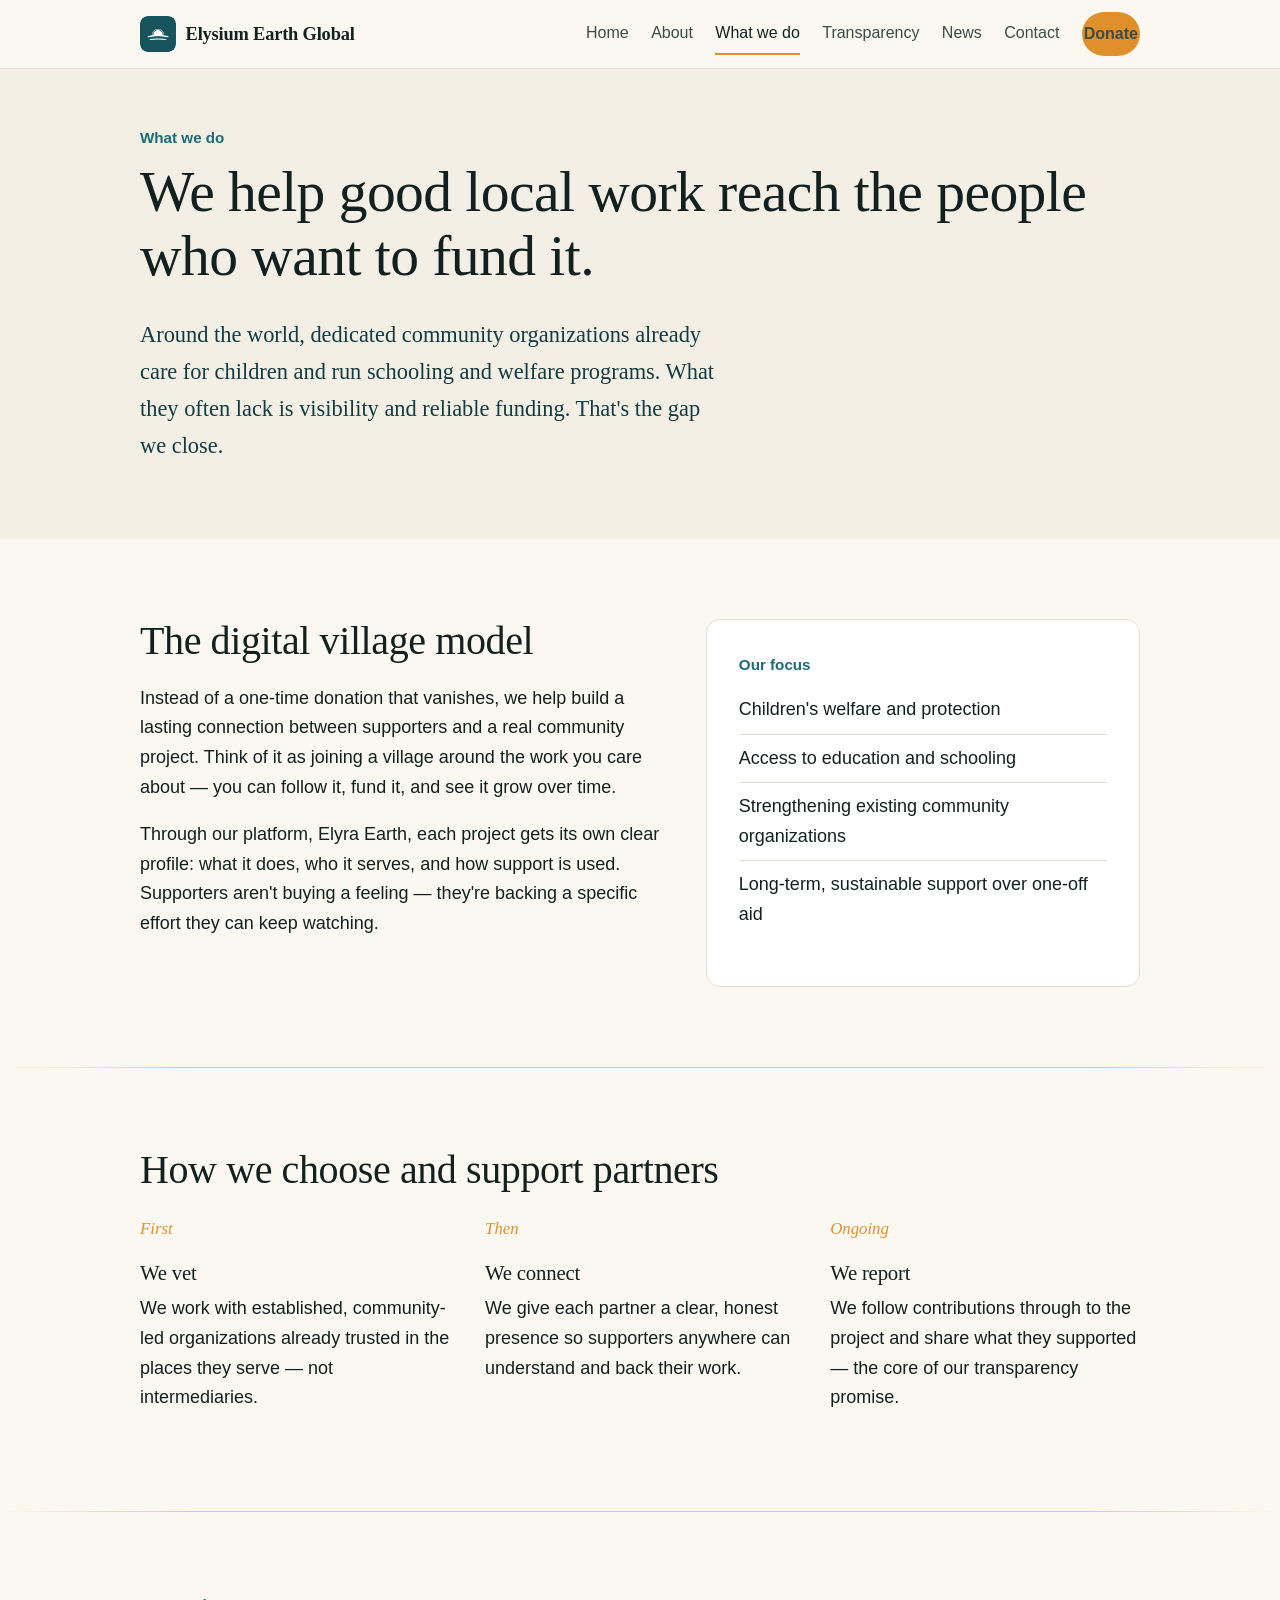
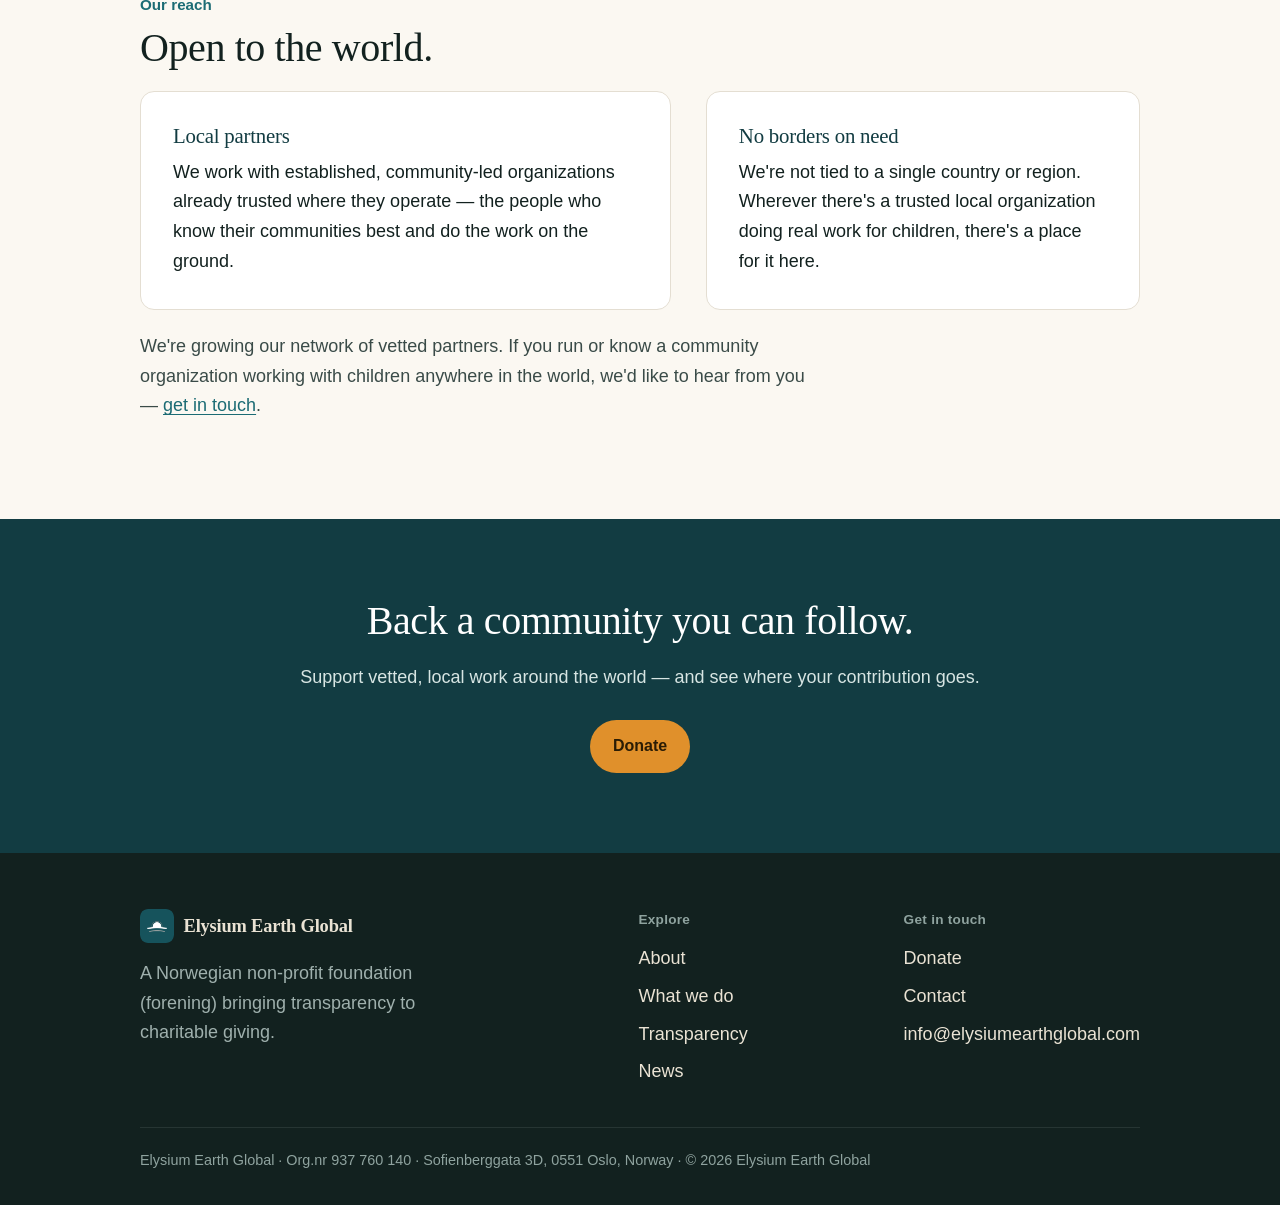
<file: what-we-do (1).html>
<!DOCTYPE html>
<html lang="en">
<head>
<meta charset="utf-8">
<meta name="viewport" content="width=device-width, initial-scale=1">
<title>What we do — Elysium Earth Global</title>
<meta name="description" content="We support vetted, community-led projects for children and education around the world, giving trusted local work visibility and structured funding through our Elyra Earth platform.">
<link rel="icon" type="image/png" href="favicon-512.png">
<link rel="apple-touch-icon" href="favicon-180.png">
<link rel="canonical" href="https://elysiumearthglobal.com/what-we-do.html">
<meta property="og:title" content="What we do — Elysium Earth Global">
<meta property="og:description" content="Vetted, community-led projects for children and education around the world.">
<meta property="og:image" content="https://elysiumearthglobal.com/elysium-seal.png">
<link rel="stylesheet" href="styles.css">
</head>
<body>

<header class="site-header">
  <div class="wrap">
    <a class="brand" href="index.html">
      <img class="mark" src="favicon-512.png" alt="" width="36" height="36" style="border-radius:8px">
      <span>Elysium Earth Global</span>
    </a>
    <button class="nav-toggle" aria-expanded="false" aria-controls="nav">Menu</button>
    <nav class="nav" id="nav" aria-label="Primary">
      <a href="index.html">Home</a>
      <a href="about.html">About</a>
      <a href="what-we-do.html" aria-current="page">What we do</a>
      <a href="transparency.html">Transparency</a>
      <a href="news.html">News</a>
      <a href="contact.html">Contact</a>
      <a class="btn btn-donate" href="donate.html">Donate</a>
    </nav>
  </div>
</header>

<main>
  <section class="section-tight" style="background:var(--paper-2)">
    <div class="wrap">
      <p class="eyebrow">What we do</p>
      <h1>We help good local work reach the people who want to fund it.</h1>
      <p class="lead" style="font-family:var(--serif);color:var(--teal-deep);font-size:1.4rem;max-width:52ch">Around the world, dedicated community organizations already care for children and run schooling and welfare programs. What they often lack is visibility and reliable funding. That's the gap we close.</p>
    </div>
  </section>

  <section>
    <div class="wrap grid grid-2">
      <div>
        <h2>The digital village model</h2>
        <p>Instead of a one-time donation that vanishes, we help build a lasting connection between supporters and a real community project. Think of it as joining a village around the work you care about — you can follow it, fund it, and see it grow over time.</p>
        <p>Through our platform, Elyra Earth, each project gets its own clear profile: what it does, who it serves, and how support is used. Supporters aren't buying a feeling — they're backing a specific effort they can keep watching.</p>
      </div>
      <div class="panel">
        <p class="eyebrow">Our focus</p>
        <ul class="clean">
          <li>Children's welfare and protection</li>
          <li>Access to education and schooling</li>
          <li>Strengthening existing community organizations</li>
          <li>Long-term, sustainable support over one-off aid</li>
        </ul>
      </div>
    </div>
  </section>

  <hr class="horizon">

  <section>
    <div class="wrap">
      <h2>How we choose and support partners</h2>
      <div class="grid grid-3" style="margin-top:1.4rem">
        <div class="flow">
          <p class="step-label">First</p>
          <h3>We vet</h3>
          <p>We work with established, community-led organizations already trusted in the places they serve — not intermediaries.</p>
        </div>
        <div class="flow">
          <p class="step-label">Then</p>
          <h3>We connect</h3>
          <p>We give each partner a clear, honest presence so supporters anywhere can understand and back their work.</p>
        </div>
        <div class="flow">
          <p class="step-label">Ongoing</p>
          <h3>We report</h3>
          <p>We follow contributions through to the project and share what they supported — the core of our transparency promise.</p>
        </div>
      </div>
    </div>
  </section>

  <hr class="horizon">

  <section>
    <div class="wrap">
      <p class="eyebrow">Our reach</p>
      <h2>Open to the world.</h2>
      <div class="grid grid-2" style="margin-top:1.2rem">
        <div class="panel">
          <h3 style="color:var(--teal-deep)">Local partners</h3>
          <p style="margin-bottom:0">We work with established, community-led organizations already trusted where they operate — the people who know their communities best and do the work on the ground.</p>
        </div>
        <div class="panel">
          <h3 style="color:var(--teal-deep)">No borders on need</h3>
          <p style="margin-bottom:0">We're not tied to a single country or region. Wherever there's a trusted local organization doing real work for children, there's a place for it here.</p>
        </div>
      </div>
      <p style="margin-top:1.4rem;color:var(--ink-soft)">We're growing our network of vetted partners. If you run or know a community organization working with children anywhere in the world, we'd like to hear from you — <a href="contact.html">get in touch</a>.</p>
    </div>
  </section>

  <section class="cta-band">
    <div class="wrap">
      <h2>Back a community you can follow.</h2>
      <p>Support vetted, local work around the world — and see where your contribution goes.</p>
      <a class="btn btn-donate" href="donate.html">Donate</a>
    </div>
  </section>
</main>

<footer class="site-footer">
  <div class="wrap">
    <div class="footer-grid">
      <div>
        <a class="brand" href="index.html" style="color:#eae3d4">
          <img src="favicon-512.png" alt="" width="34" height="34" style="border-radius:8px">
          <span>Elysium Earth Global</span>
        </a>
        <p style="margin-top:1rem;color:#9fb0ad;max-width:34ch">A Norwegian non-profit foundation (forening) bringing transparency to charitable giving.</p>
      </div>
      <div>
        <h4>Explore</h4>
        <ul>
          <li><a href="about.html">About</a></li>
          <li><a href="what-we-do.html">What we do</a></li>
          <li><a href="transparency.html">Transparency</a></li>
          <li><a href="news.html">News</a></li>
        </ul>
      </div>
      <div>
        <h4>Get in touch</h4>
        <ul>
          <li><a href="donate.html">Donate</a></li>
          <li><a href="contact.html">Contact</a></li>
          <li><a href="mailto:info@elysiumearthglobal.com">info@elysiumearthglobal.com</a></li>
        </ul>
      </div>
    </div>
    <div class="footer-note">
      Elysium Earth Global · Org.nr 937 760 140 · Sofienberggata 3D, 0551 Oslo, Norway · © <span id="yr"></span> Elysium Earth Global
    </div>
  </div>
</footer>

<script>
  document.querySelector('.nav-toggle').addEventListener('click', function(){
    var nav = document.getElementById('nav');
    var open = nav.classList.toggle('open');
    this.setAttribute('aria-expanded', open);
  });
  document.getElementById('yr').textContent = new Date().getFullYear();
</script>
</body>
</html>
</file>
<file: styles.css>
/* Elysium Earth Global — shared styles
   Palette: deep teal structure, dawn-amber accent, warm paper ground.
   Type: Newsreader (display, editorial/transparent voice) + system sans (body, fast). */

:root {
  --ink:        #12211f;
  --ink-soft:   #3a4b48;
  --teal:       #1b6b74;
  --teal-deep:  #123c42;
  --amber:      #e0902b;
  --amber-soft: #f2c987;
  --paper:      #fbf8f2;
  --paper-2:    #f4efe4;
  --line:       #e4ded2;
  --white:      #ffffff;

  --sans: -apple-system, BlinkMacSystemFont, "Segoe UI", Roboto, Helvetica, Arial, sans-serif;
  --serif: Georgia, "Iowan Old Style", "Palatino Linotype", Palatino, "Times New Roman", serif;

  --wrap: 1080px;
  --gap: clamp(1rem, 4vw, 2.5rem);
}

* { box-sizing: border-box; }

html { -webkit-text-size-adjust: 100%; scroll-behavior: smooth; }

body {
  margin: 0;
  font-family: var(--sans);
  font-size: 1.125rem;
  line-height: 1.65;
  color: var(--ink);
  background: var(--paper);
  -webkit-font-smoothing: antialiased;
}

@media (prefers-reduced-motion: reduce) {
  html { scroll-behavior: auto; }
  * { animation: none !important; transition: none !important; }
}

h1, h2, h3 {
  font-family: var(--serif);
  font-weight: 500;
  line-height: 1.12;
  letter-spacing: -0.01em;
  color: var(--ink);
  margin: 0 0 0.5em;
}
h1 { font-size: clamp(2.4rem, 5.5vw, 3.6rem); }
h2 { font-size: clamp(1.8rem, 3.5vw, 2.5rem); }
h3 { font-size: 1.3rem; }

p { margin: 0 0 1.1rem; max-width: 68ch; }

a { color: var(--teal); text-underline-offset: 3px; }
a:hover { color: var(--teal-deep); }

:focus-visible { outline: 3px solid var(--amber); outline-offset: 2px; border-radius: 2px; }

.wrap { width: 100%; max-width: var(--wrap); margin: 0 auto; padding: 0 var(--gap); }

/* ---------- Header ---------- */
.site-header {
  position: sticky; top: 0; z-index: 50;
  background: rgba(251, 248, 242, 0.92);
  backdrop-filter: saturate(1.2) blur(8px);
  border-bottom: 1px solid var(--line);
}
.site-header .wrap {
  display: flex; align-items: center; justify-content: space-between;
  min-height: 68px; gap: 1rem;
}
.brand { display: flex; align-items: center; gap: 0.6rem; font-family: var(--serif);
  font-size: 1.15rem; font-weight: 600; color: var(--ink); text-decoration: none; letter-spacing: -0.01em; }
.brand .mark { flex: 0 0 auto; }

.nav-toggle { display: none; }
.nav {
  display: flex; align-items: center; gap: 1.4rem;
}
.nav a {
  color: var(--ink-soft); text-decoration: none; font-size: 1rem;
  padding: 0.4rem 0; border-bottom: 2px solid transparent;
}
.nav a:hover { color: var(--ink); }
.nav a[aria-current="page"] { color: var(--ink); border-bottom-color: var(--amber); }

.btn {
  display: inline-block; font-family: var(--sans); font-size: 1rem; font-weight: 600;
  padding: 0.7rem 1.3rem; border-radius: 999px; text-decoration: none; cursor: pointer;
  border: 2px solid transparent; transition: transform .12s ease, background .18s ease;
}
.btn-donate { background: var(--amber); color: #2a1c05; }
.btn-donate:hover { background: #cf7f1e; color: #2a1c05; transform: translateY(-1px); }
.btn-primary { background: var(--teal); color: var(--white); }
.btn-primary:hover { background: var(--teal-deep); color: var(--white); }
.btn-ghost { background: transparent; color: var(--teal-deep); border-color: var(--line); }
.btn-ghost:hover { border-color: var(--teal); background: var(--white); }

/* ---------- Hero ---------- */
.hero {
  position: relative; overflow: hidden;
  background: linear-gradient(180deg, #0f2d33 0%, #17555d 46%, #2f7e7e 70%, #e7b877 100%);
  color: #f4f7f6;
}
.hero .wrap { position: relative; z-index: 2; padding-top: clamp(3.5rem, 9vw, 6rem);
  padding-bottom: clamp(3.5rem, 9vw, 6rem); }
.hero h1 { color: #ffffff; max-width: 16ch; }
.hero p.lead { color: #eaf2f0; font-size: clamp(1.15rem, 2.2vw, 1.4rem); max-width: 54ch; }
.hero .sun {
  position: absolute; left: 50%; bottom: -60px; transform: translateX(-50%);
  width: 340px; height: 340px; border-radius: 50%;
  background: radial-gradient(circle, #ffd98a 0%, #f4b35e 45%, rgba(244,179,94,0) 70%);
  z-index: 1; opacity: 0.9; animation: rise 1.4s ease-out both;
}
@keyframes rise { from { transform: translate(-50%, 40px); opacity: 0; } to { transform: translate(-50%, 0); opacity: .9; } }
.hero-cta { display: flex; flex-wrap: wrap; gap: 0.8rem; margin-top: 1.6rem; }

/* horizon rule used as section divider (echoes the motif) */
.horizon { height: 1px; border: 0; background: linear-gradient(90deg, transparent, var(--amber) 15%, var(--amber) 85%, transparent); opacity: .5; margin: 0; }

/* ---------- Sections ---------- */
section { padding: clamp(3rem, 7vw, 5rem) 0; }
.section-tight { padding: clamp(2rem, 5vw, 3.5rem) 0; }
.lede { font-size: clamp(1.2rem, 2.4vw, 1.5rem); font-family: var(--serif); color: var(--teal-deep); line-height: 1.4; max-width: 34ch; }

.grid { display: grid; gap: clamp(1.4rem, 3vw, 2.2rem); }
.grid-3 { grid-template-columns: repeat(3, 1fr); }
.grid-2 { grid-template-columns: 1.1fr 0.9fr; align-items: start; }

.flow > h3 { margin-top: 0.2rem; }
.flow .step-label { font-family: var(--serif); color: var(--amber); font-size: 1.05rem; font-style: italic; }

.panel { background: var(--white); border: 1px solid var(--line); border-radius: 14px; padding: clamp(1.4rem, 3vw, 2rem); }
.panel-teal { background: var(--teal-deep); color: #eef4f3; border: 0; }
.panel-teal h2, .panel-teal h3 { color: #fff; }
.panel-teal p { color: #d7e5e3; }
.panel-teal a { color: var(--amber-soft); }

.eyebrow { color: var(--teal); font-weight: 600; font-size: 0.95rem; margin: 0 0 0.6rem; }

.place { display: flex; gap: 0.9rem; align-items: baseline; }
.place .where { font-family: var(--serif); font-size: 1.4rem; color: var(--teal-deep); }

ul.clean { list-style: none; padding: 0; margin: 0 0 1rem; }
ul.clean li { padding: 0.55rem 0; border-bottom: 1px solid var(--line); }
ul.clean li:last-child { border-bottom: 0; }

.stat { font-family: var(--serif); font-size: 2.4rem; color: var(--teal); line-height: 1; }

/* CTA band */
.cta-band { background: var(--teal-deep); color: #eef4f3; text-align: center; }
.cta-band h2 { color: #fff; }
.cta-band p { margin-left: auto; margin-right: auto; color: #d7e5e3; }
.cta-band .btn-donate { margin-top: 0.6rem; }

/* News */
.post { padding: 1.6rem 0; border-bottom: 1px solid var(--line); }
.post:last-child { border-bottom: 0; }
.post .date { font-size: 0.95rem; color: var(--ink-soft); font-family: var(--sans); }
.post h3 { margin: 0.2rem 0 0.5rem; }

/* Donate module slot */
.donate-slot {
  background: var(--paper-2); border: 1px dashed var(--amber); border-radius: 14px;
  padding: clamp(1.4rem, 3vw, 2rem); text-align: center;
}
.donate-methods { display: flex; flex-wrap: wrap; gap: 0.6rem; justify-content: center; margin-top: 0.8rem; }
.pill { background: var(--white); border: 1px solid var(--line); border-radius: 999px; padding: 0.3rem 0.9rem; font-size: 0.9rem; color: var(--ink-soft); }

/* Contact */
.kv { display: grid; grid-template-columns: max-content 1fr; gap: 0.4rem 1.2rem; }
.kv dt { color: var(--ink-soft); }
.kv dd { margin: 0; }

/* ---------- Footer ---------- */
.site-footer { background: var(--ink); color: #cdd8d6; padding: clamp(2.5rem, 5vw, 3.5rem) 0 2rem; }
.site-footer a { color: #eae3d4; text-decoration: none; }
.site-footer a:hover { text-decoration: underline; }
.footer-grid { display: grid; grid-template-columns: 2fr 1fr 1fr; gap: 2rem; }
.footer-grid h4 { font-family: var(--sans); font-size: 0.85rem; letter-spacing: 0.02em; color: #8fa39f; margin: 0 0 0.8rem; font-weight: 600; }
.footer-grid ul { list-style: none; padding: 0; margin: 0; }
.footer-grid li { margin-bottom: 0.5rem; }
.footer-note { border-top: 1px solid #263533; margin-top: 2rem; padding-top: 1.3rem; font-size: 0.9rem; color: #8fa39f; }

/* ---------- Responsive ---------- */
@media (max-width: 820px) {
  .grid-3 { grid-template-columns: 1fr; }
  .grid-2 { grid-template-columns: 1fr; }
  .footer-grid { grid-template-columns: 1fr; gap: 1.4rem; }

  .nav-toggle {
    display: inline-flex; align-items: center; gap: .5rem; background: none; border: 1px solid var(--line);
    border-radius: 8px; padding: .4rem .7rem; font: inherit; font-size: .95rem; color: var(--ink); cursor: pointer;
  }
  .nav {
    position: absolute; top: 68px; left: 0; right: 0; flex-direction: column; align-items: stretch;
    gap: 0; background: var(--paper); border-bottom: 1px solid var(--line); padding: 0.5rem var(--gap) 1rem;
    display: none;
  }
  .nav.open { display: flex; }
  .nav a { padding: 0.7rem 0; border-bottom: 1px solid var(--line); }
  .nav a[aria-current="page"] { border-bottom-color: var(--line); color: var(--teal); }
  .nav .btn-donate { text-align: center; margin-top: 0.7rem; }
}
</file>
